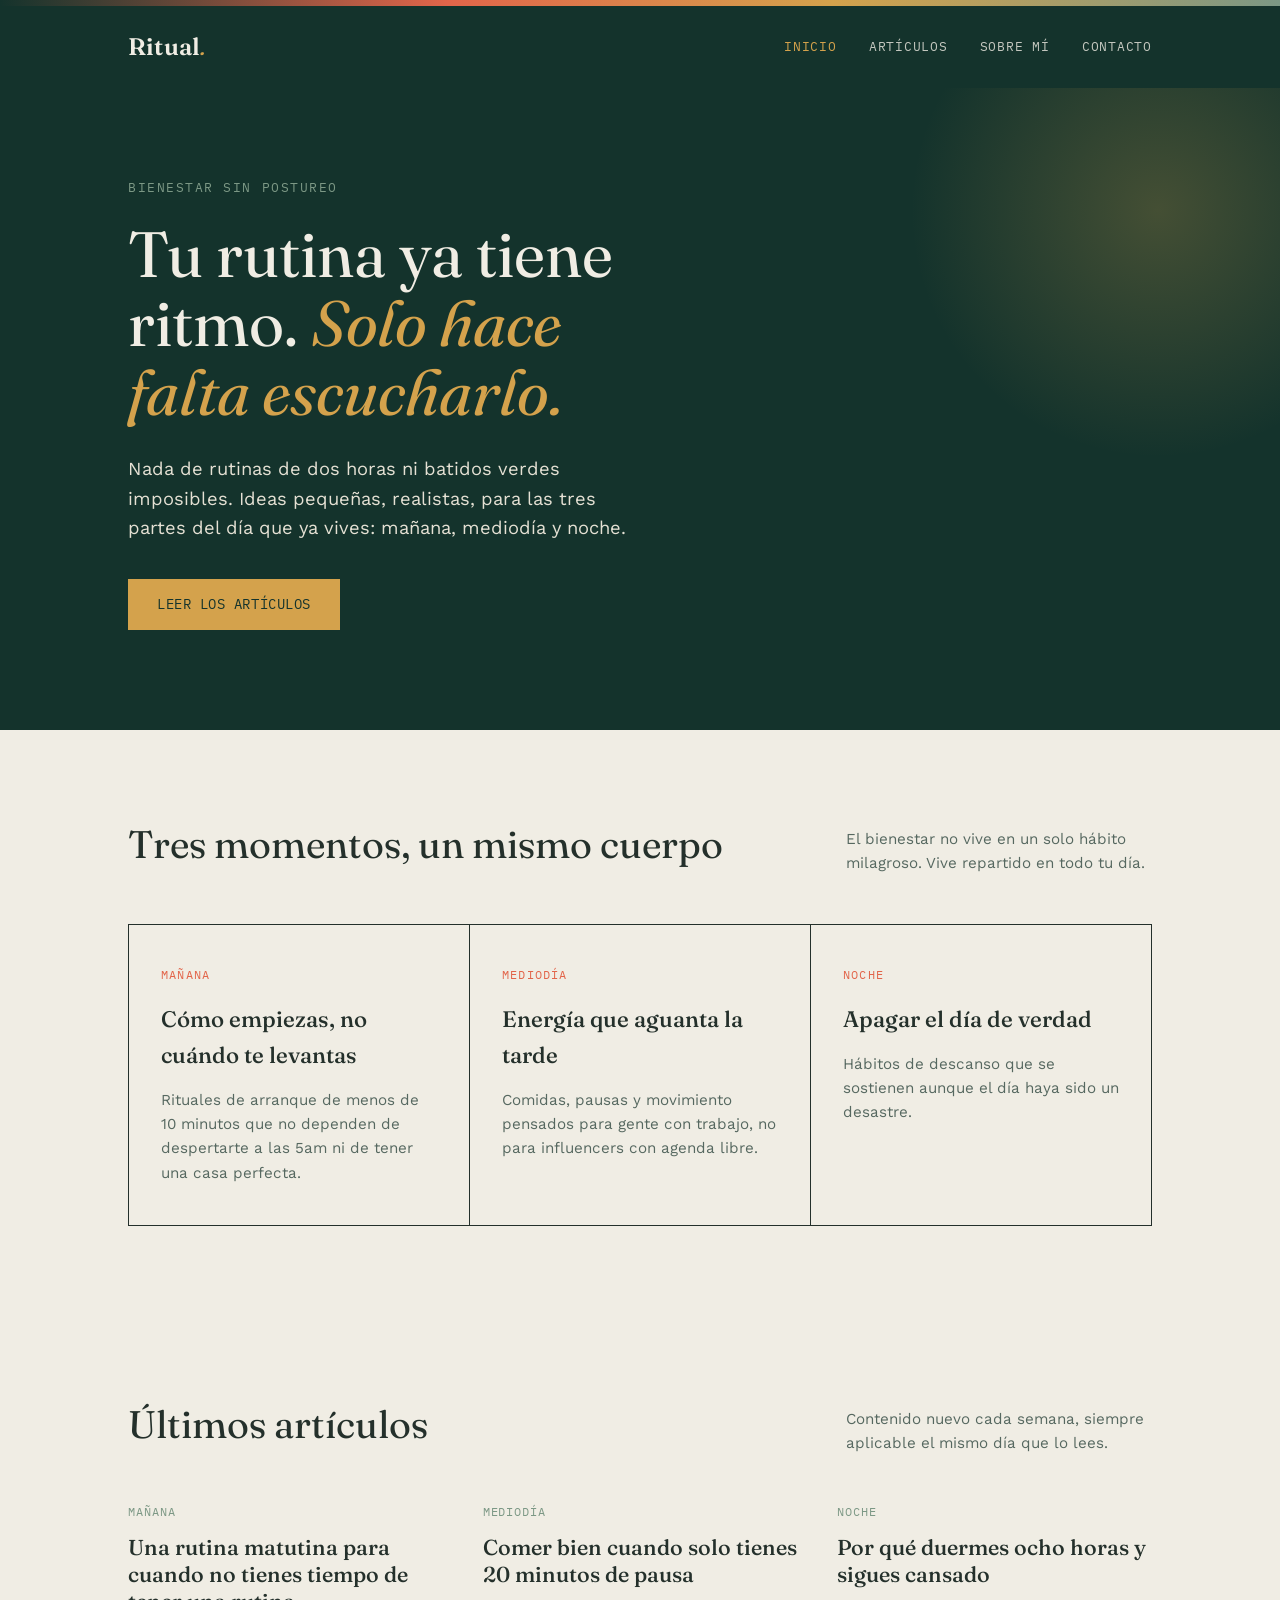
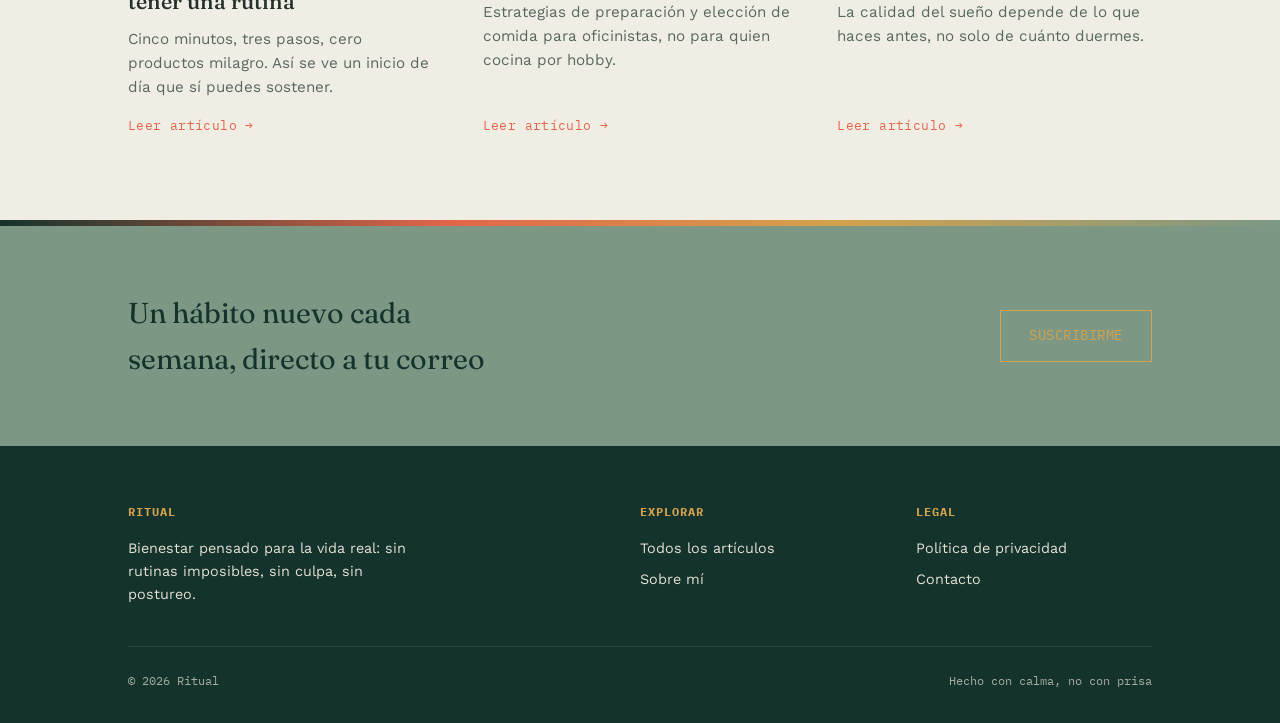
<file: index.html>
<!DOCTYPE html>
<html lang="es">
<head>
<meta charset="UTF-8">
<meta name="viewport" content="width=device-width, initial-scale=1.0">
<title>Ritual — Bienestar en la vida real</title>
<meta name="description" content="Rutinas, hábitos y bienestar pensados para tu día real, no para una vida perfecta que no existe.">
<link rel="stylesheet" href="styles.css">
</head><script async src="https://pagead2.googlesyndication.com/pagead/js/adsbygoogle.js?client=ca-pub-2511473340367232"
     crossorigin="anonymous"></script>

<body>

<div class="horizonte"></div>
<header class="site">
  <div class="wrap">
    <a href="index.html" class="logo">Ritual<span>.</span></a>
    <nav class="main">
      <a href="index.html" class="active">Inicio</a>
      <a href="blog.html">Artículos</a>
      <a href="sobre-mi.html">Sobre mí</a>
      <a href="contacto.html">Contacto</a>
    </nav>
  </div>
</header>

<section class="hero">
  <div class="wrap">
    <span class="eyebrow">Bienestar sin postureo</span>
    <h1>Tu rutina ya tiene ritmo. <em>Solo hace falta escucharlo.</em></h1>
    <p class="lede">Nada de rutinas de dos horas ni batidos verdes imposibles. Ideas pequeñas, realistas, para las tres partes del día que ya vives: mañana, mediodía y noche.</p>
    <a href="blog.html" class="btn solid">Leer los artículos</a>
  </div>
</section>

<section class="pilares-section">
  <div class="wrap">
    <div class="section-head">
      <h2>Tres momentos, un mismo cuerpo</h2>
      <p>El bienestar no vive en un solo hábito milagroso. Vive repartido en todo tu día.</p>
    </div>
    <div class="pilares">
      <div class="pilar">
        <span class="momento">Mañana</span>
        <h3>Cómo empiezas, no cuándo te levantas</h3>
        <p>Rituales de arranque de menos de 10 minutos que no dependen de despertarte a las 5am ni de tener una casa perfecta.</p>
      </div>
      <div class="pilar">
        <span class="momento">Mediodía</span>
        <h3>Energía que aguanta la tarde</h3>
        <p>Comidas, pausas y movimiento pensados para gente con trabajo, no para influencers con agenda libre.</p>
      </div>
      <div class="pilar">
        <span class="momento">Noche</span>
        <h3>Apagar el día de verdad</h3>
        <p>Hábitos de descanso que se sostienen aunque el día haya sido un desastre.</p>
      </div>
    </div>
  </div>
</section>

<section class="destacados">
  <div class="wrap">
    <div class="section-head">
      <h2>Últimos artículos</h2>
      <p>Contenido nuevo cada semana, siempre aplicable el mismo día que lo lees.</p>
    </div>
    <div class="articulos-grid">
      <a href="articulos/rutina-manana-sin-tiempo.html" class="tarjeta-articulo">
        <span class="categoria">Mañana</span>
        <h3>Una rutina matutina para cuando no tienes tiempo de tener una rutina</h3>
        <p>Cinco minutos, tres pasos, cero productos milagro. Así se ve un inicio de día que sí puedes sostener.</p>
        <span class="leer">Leer artículo</span>
      </a>
      <a href="articulos/comer-bien-poco-tiempo.html" class="tarjeta-articulo">
        <span class="categoria">Mediodía</span>
        <h3>Comer bien cuando solo tienes 20 minutos de pausa</h3>
        <p>Estrategias de preparación y elección de comida para oficinistas, no para quien cocina por hobby.</p>
        <span class="leer">Leer artículo</span>
      </a>
      <a href="articulos/dormir-mejor-habitos.html" class="tarjeta-articulo">
        <span class="categoria">Noche</span>
        <h3>Por qué duermes ocho horas y sigues cansado</h3>
        <p>La calidad del sueño depende de lo que haces antes, no solo de cuánto duermes.</p>
        <span class="leer">Leer artículo</span>
      </a>
    </div>
  </div>
</section>

<div class="horizonte"></div>

<section class="banda-cta">
  <div class="wrap">
    <h2>Un hábito nuevo cada semana, directo a tu correo</h2>
    <a href="contacto.html" class="btn">Suscribirme</a>
  </div>
</section>

<footer class="site">
  <div class="wrap">
    <div class="foot-grid">
      <div>
        <h4>Ritual</h4>
        <p style="max-width: 32ch; font-size: 0.9rem;">Bienestar pensado para la vida real: sin rutinas imposibles, sin culpa, sin postureo.</p>
      </div>
      <div>
        <h4>Explorar</h4>
        <ul>
          <li><a href="blog.html">Todos los artículos</a></li>
          <li><a href="sobre-mi.html">Sobre mí</a></li>
        </ul>
      </div>
      <div>
        <h4>Legal</h4>
        <ul>
          <li><a href="privacidad.html">Política de privacidad</a></li>
          <li><a href="contacto.html">Contacto</a></li>
        </ul>
      </div>
    </div>
    <div class="foot-bottom">
      <span>© 2026 Ritual</span>
      <span>Hecho con calma, no con prisa</span>
    </div>
  </div>
</footer>

</body>
</html>
</file>
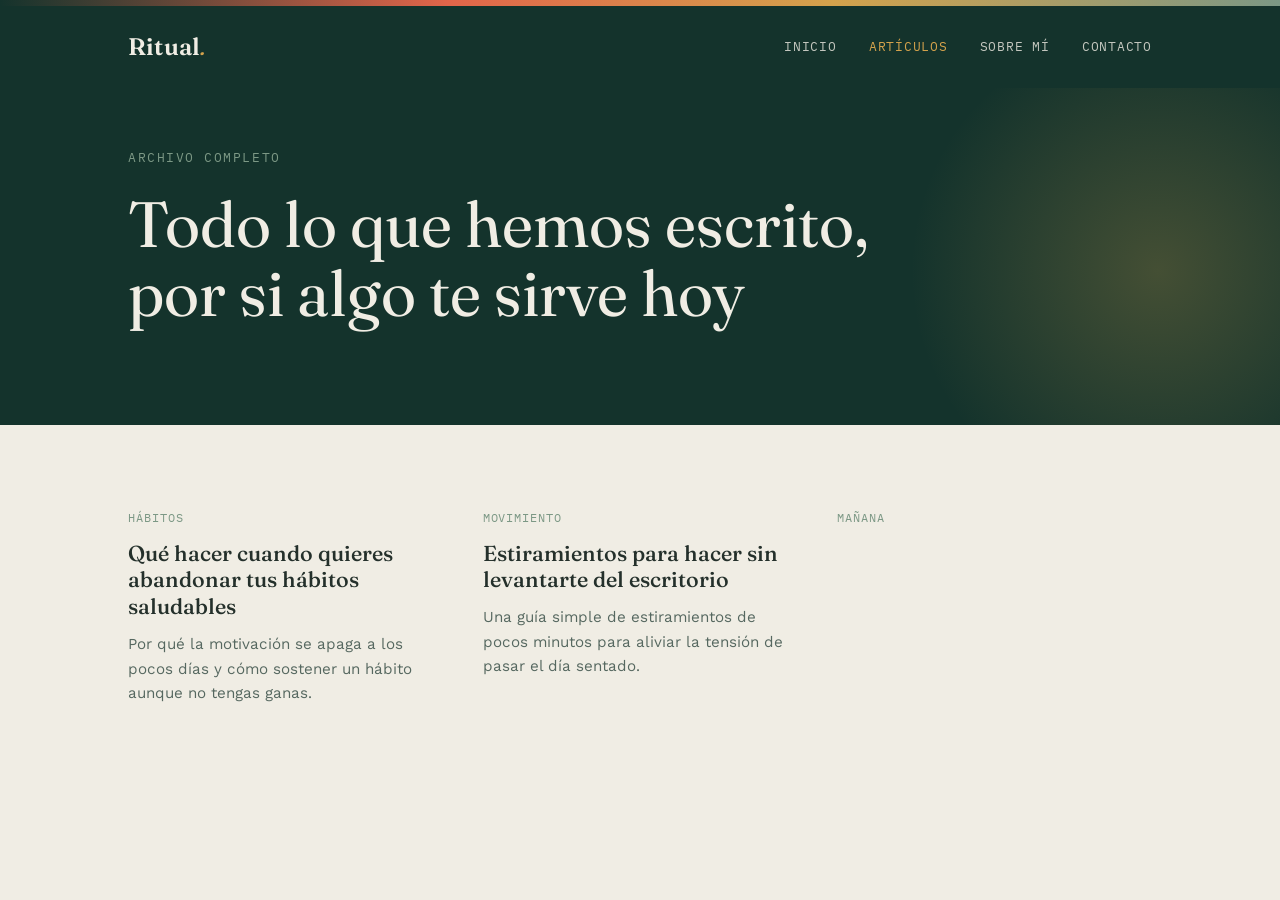
<file: blog.html>
<!DOCTYPE html>
<html lang="es">
<head>
<meta charset="UTF-8">
<meta name="viewport" content="width=device-width, initial-scale=1.0">
<title>Artículos — Ritual</title>
<meta name="description" content="Todos los artículos sobre bienestar, hábitos y rutina diaria.">
<link rel="stylesheet" href="styles.css">
</head>
<body>

<div class="horizonte"></div>
<header class="site">
  <div class="wrap">
    <a href="index.html" class="logo">Ritual<span>.</span></a>
    <nav class="main">
      <a href="index.html">Inicio</a>
      <a href="blog.html" class="active">Artículos</a>
      <a href="sobre-mi.html">Sobre mí</a>
      <a href="contacto.html">Contacto</a>
    </nav>
  </div>
</header>

<section class="hero" style="padding: 60px 0 70px;">
  <div class="wrap">
    <span class="eyebrow">Archivo completo</span>
    <h1 style="max-width: 20ch;">Todo lo que hemos escrito, por si algo te sirve hoy</h1>
  </div>
</section>

<section class="destacados">
  <div class="wrap">
    <div class="articulos-grid">
      <a href="articulos/motivacion-habitos-saludables.html" class="tarjeta-articulo">
  <span class="categoria">Hábitos</span>
  <h3>Qué hacer cuando quieres abandonar tus hábitos saludables</h3>
  <p>Por qué la motivación se apaga a los pocos días y cómo sostener un hábito aunque no tengas ganas.</p>
</a>

<a href="articulos/estiramientos-en-el-trabajo.html" class="tarjeta-articulo">
  <span class="categoria">Movimiento</span>
  <h3>Estiramientos para hacer sin levantarte del escritorio</h3>
  <p>Una guía simple de estiramientos de pocos minutos para aliviar la tensión de pasar el día sentado.</p>
</a>

<a href="articulos/rutina-manana-sin-tiempo.html" class="tarjeta-articulo">
        <span class="categoria">Mañana</span>
</file>
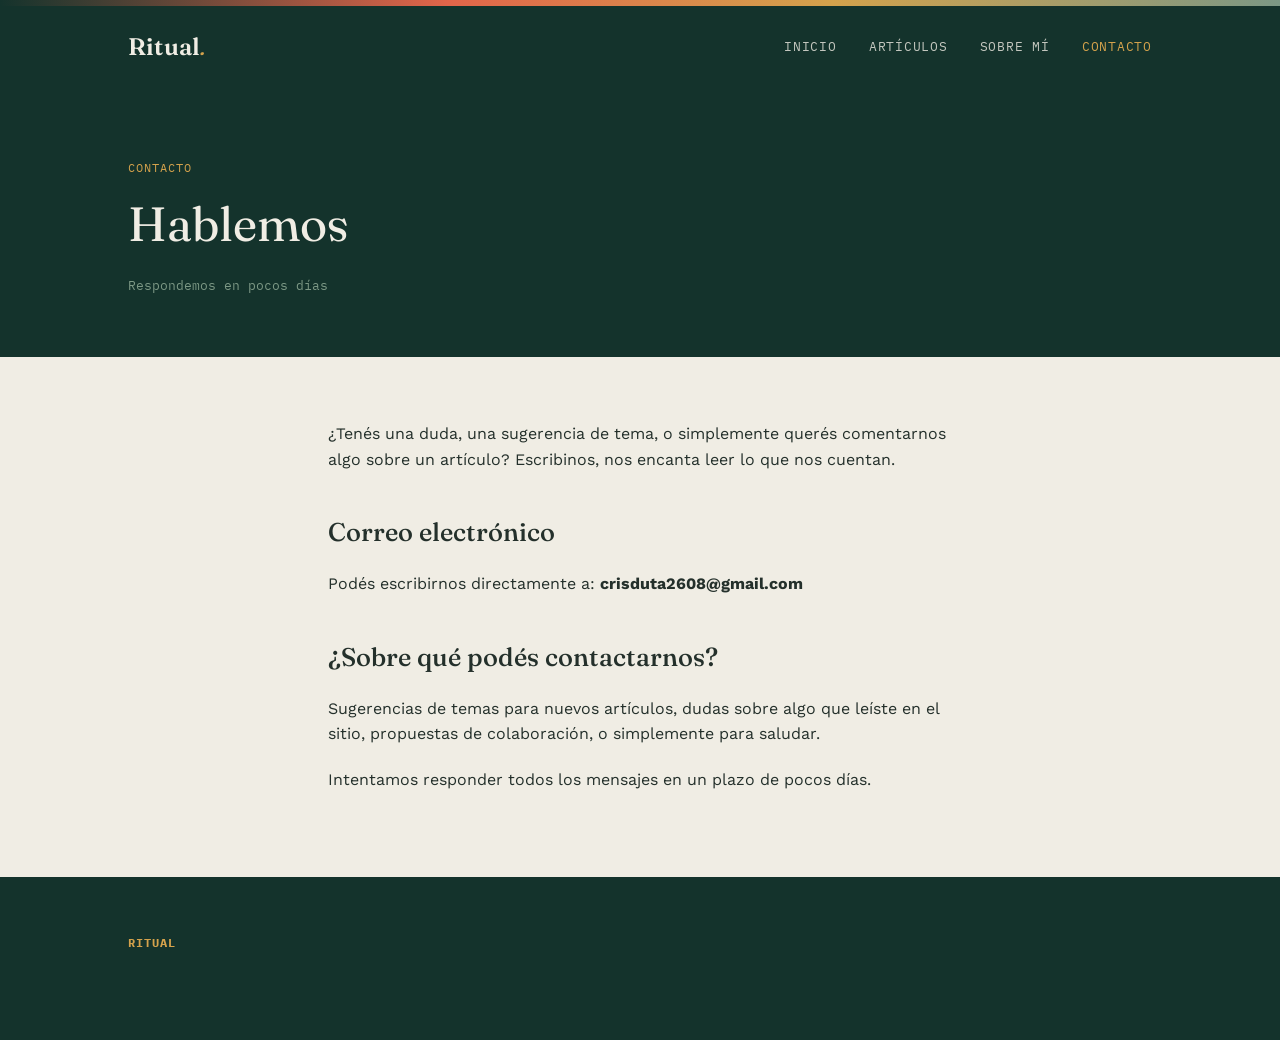
<file: contacto.html>
<!DOCTYPE html>
<html lang="es">
<head>
<meta charset="UTF-8">
<meta name="viewport" content="width=device-width, initial-scale=1.0">
<title>Contacto — Ritual</title>
<meta name="description" content="Ponte en contacto con Ritual para dudas, sugerencias o colaboraciones.">
<link rel="stylesheet" href="styles.css">
</head>
<body>

<div class="horizonte"></div>
<header class="site">
  <div class="wrap">
    <a href="index.html" class="logo">Ritual<span>.</span></a>
    <nav class="main">
      <a href="index.html">Inicio</a>
      <a href="blog.html">Artículos</a>
      <a href="sobre-mi.html">Sobre mí</a>
      <a href="contacto.html" class="active">Contacto</a>
    </nav>
  </div>
</header>

<div class="articulo-header">
  <div class="wrap">
    <span class="categoria">Contacto</span>
    <h1>Hablemos</h1>
    <span class="meta-articulo">Respondemos en pocos días</span>
  </div>
</div>

<article class="contenido-articulo">
  <p>¿Tenés una duda, una sugerencia de tema, o simplemente querés comentarnos algo sobre un artículo? Escribinos, nos encanta leer lo que nos cuentan.</p>

  <h2>Correo electrónico</h2>
  <p>Podés escribirnos directamente a: <strong>crisduta2608@gmail.com</strong></p>

  <h2>¿Sobre qué podés contactarnos?</h2>
  <p>Sugerencias de temas para nuevos artículos, dudas sobre algo que leíste en el sitio, propuestas de colaboración, o simplemente para saludar.</p>

  <p>Intentamos responder todos los mensajes en un plazo de pocos días.</p>
</article>

<footer class="site">
  <div class="wrap">
    <div class="foot-grid">
      <div>
        <h4>Ritual</h4>
      </div>
    </div>
  </div>
</footer>

</body>
</html>
</file>
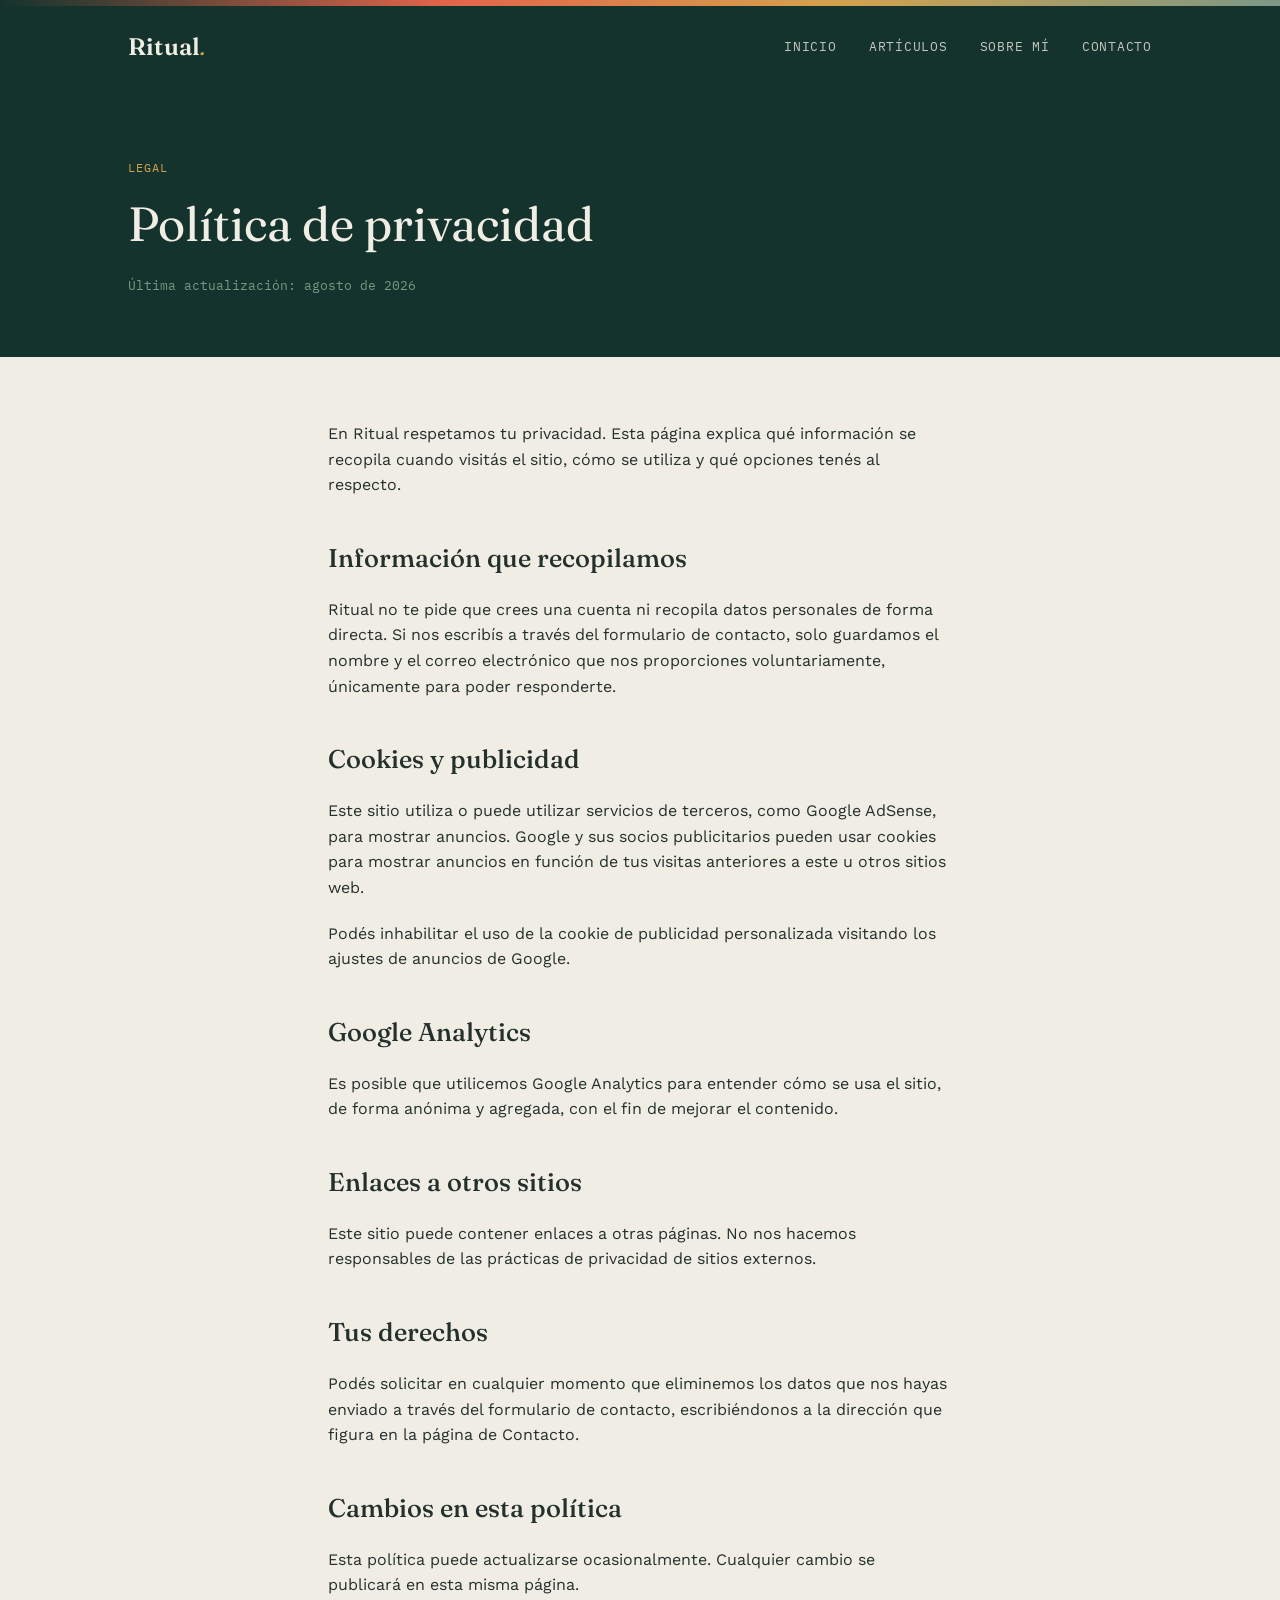
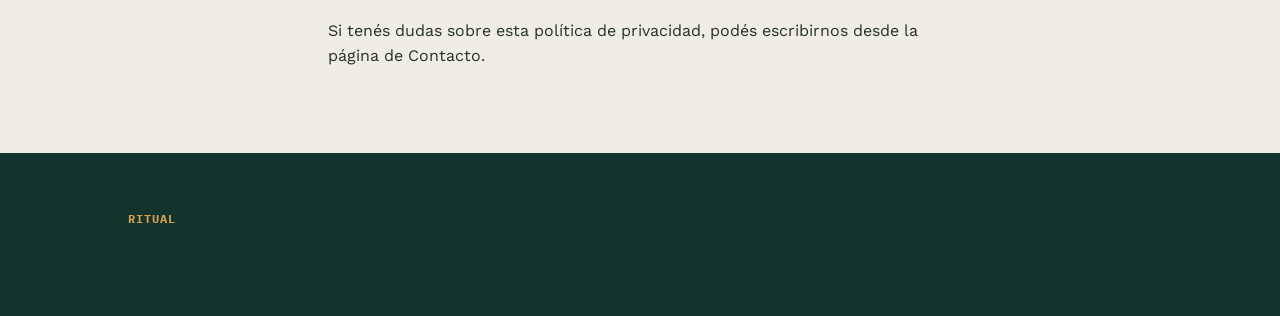
<file: privacidad.html>
<!DOCTYPE html>
<html lang="es">
<head>
<meta charset="UTF-8">
<meta name="viewport" content="width=device-width, initial-scale=1.0">
<title>Política de privacidad — Ritual</title>
<meta name="description" content="Política de privacidad de Ritual: qué datos recopilamos, cómo se usan las cookies y cómo contactarnos.">
<link rel="stylesheet" href="styles.css">
</head>
<body>

<div class="horizonte"></div>
<header class="site">
  <div class="wrap">
    <a href="index.html" class="logo">Ritual<span>.</span></a>
    <nav class="main">
      <a href="index.html">Inicio</a>
      <a href="blog.html">Artículos</a>
      <a href="sobre-mi.html">Sobre mí</a>
      <a href="contacto.html">Contacto</a>
    </nav>
  </div>
</header>

<div class="articulo-header">
  <div class="wrap">
    <span class="categoria">Legal</span>
    <h1>Política de privacidad</h1>
    <span class="meta-articulo">Última actualización: agosto de 2026</span>
  </div>
</div>

<article class="contenido-articulo">
  <p>En Ritual respetamos tu privacidad. Esta página explica qué información se recopila cuando visitás el sitio, cómo se utiliza y qué opciones tenés al respecto.</p>

  <h2>Información que recopilamos</h2>
  <p>Ritual no te pide que crees una cuenta ni recopila datos personales de forma directa. Si nos escribís a través del formulario de contacto, solo guardamos el nombre y el correo electrónico que nos proporciones voluntariamente, únicamente para poder responderte.</p>

  <h2>Cookies y publicidad</h2>
  <p>Este sitio utiliza o puede utilizar servicios de terceros, como Google AdSense, para mostrar anuncios. Google y sus socios publicitarios pueden usar cookies para mostrar anuncios en función de tus visitas anteriores a este u otros sitios web.</p>
  <p>Podés inhabilitar el uso de la cookie de publicidad personalizada visitando los <a href="https://adssettings.google.com" target="_blank" rel="noopener">ajustes de anuncios de Google</a>.</p>

  <h2>Google Analytics</h2>
  <p>Es posible que utilicemos Google Analytics para entender cómo se usa el sitio, de forma anónima y agregada, con el fin de mejorar el contenido.</p>

  <h2>Enlaces a otros sitios</h2>
  <p>Este sitio puede contener enlaces a otras páginas. No nos hacemos responsables de las prácticas de privacidad de sitios externos.</p>

  <h2>Tus derechos</h2>
  <p>Podés solicitar en cualquier momento que eliminemos los datos que nos hayas enviado a través del formulario de contacto, escribiéndonos a la dirección que figura en la página de <a href="contacto.html">Contacto</a>.</p>

  <h2>Cambios en esta política</h2>
  <p>Esta política puede actualizarse ocasionalmente. Cualquier cambio se publicará en esta misma página.</p>

  <p>Si tenés dudas sobre esta política de privacidad, podés escribirnos desde la página de <a href="contacto.html">Contacto</a>.</p>
</article>

<footer class="site">
  <div class="wrap">
    <div class="foot-grid">
      <div>
        <h4>Ritual</h4>
      </div>
    </div>
  </div>
</footer>

</body>
</html>
</file>
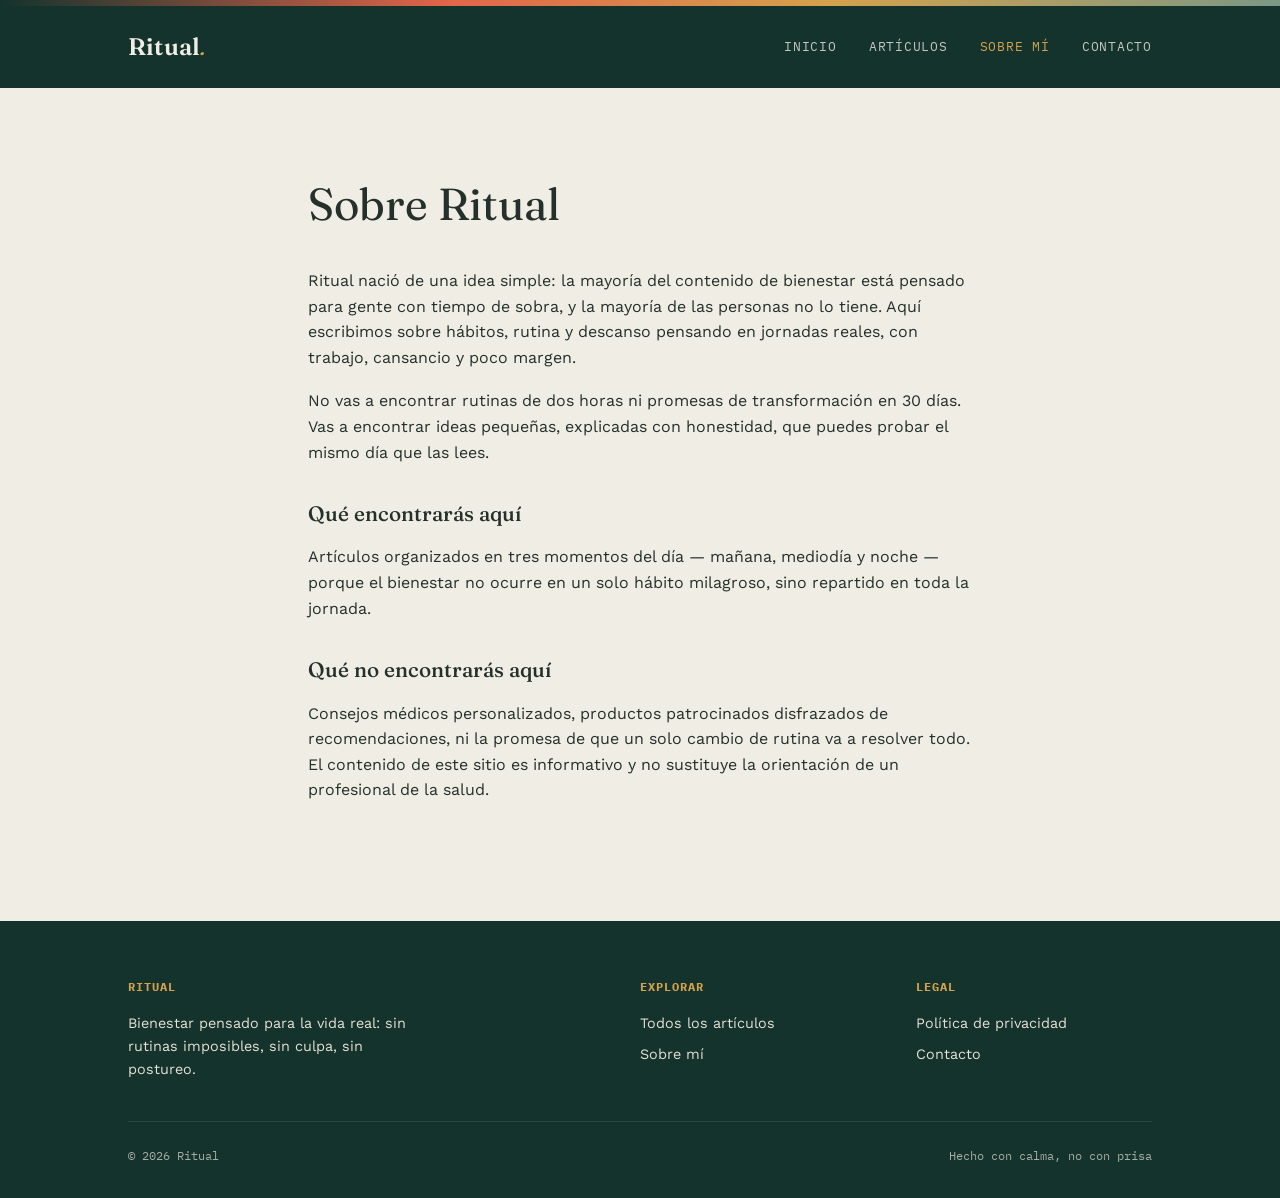
<file: sobre-mi.html>
<!DOCTYPE html>
<html lang="es">
<head>
<meta charset="UTF-8">
<meta name="viewport" content="width=device-width, initial-scale=1.0">
<title>Sobre mí — Ritual</title>
<link rel="stylesheet" href="styles.css">
</head>
<body>

<div class="horizonte"></div>
<header class="site">
  <div class="wrap">
    <a href="index.html" class="logo">Ritual<span>.</span></a>
    <nav class="main">
      <a href="index.html">Inicio</a>
      <a href="blog.html">Artículos</a>
      <a href="sobre-mi.html" class="active">Sobre mí</a>
      <a href="contacto.html">Contacto</a>
    </nav>
  </div>
</header>

<div class="pagina-simple">
  <h1>Sobre Ritual</h1>
  <p>Ritual nació de una idea simple: la mayoría del contenido de bienestar está pensado para gente con tiempo de sobra, y la mayoría de las personas no lo tiene. Aquí escribimos sobre hábitos, rutina y descanso pensando en jornadas reales, con trabajo, cansancio y poco margen.</p>
  <p>No vas a encontrar rutinas de dos horas ni promesas de transformación en 30 días. Vas a encontrar ideas pequeñas, explicadas con honestidad, que puedes probar el mismo día que las lees.</p>

  <h2>Qué encontrarás aquí</h2>
  <p>Artículos organizados en tres momentos del día — mañana, mediodía y noche — porque el bienestar no ocurre en un solo hábito milagroso, sino repartido en toda la jornada.</p>

  <h2>Qué no encontrarás aquí</h2>
  <p>Consejos médicos personalizados, productos patrocinados disfrazados de recomendaciones, ni la promesa de que un solo cambio de rutina va a resolver todo. El contenido de este sitio es informativo y no sustituye la orientación de un profesional de la salud.</p>
</div>

<footer class="site">
  <div class="wrap">
    <div class="foot-grid">
      <div>
        <h4>Ritual</h4>
        <p style="max-width: 32ch; font-size: 0.9rem;">Bienestar pensado para la vida real: sin rutinas imposibles, sin culpa, sin postureo.</p>
      </div>
      <div>
        <h4>Explorar</h4>
        <ul>
          <li><a href="blog.html">Todos los artículos</a></li>
          <li><a href="sobre-mi.html">Sobre mí</a></li>
        </ul>
      </div>
      <div>
        <h4>Legal</h4>
        <ul>
          <li><a href="privacidad.html">Política de privacidad</a></li>
          <li><a href="contacto.html">Contacto</a></li>
        </ul>
      </div>
    </div>
    <div class="foot-bottom">
      <span>© 2026 Ritual</span>
      <span>Hecho con calma, no con prisa</span>
    </div>
  </div>
</footer>

</body>
</html>
</file>
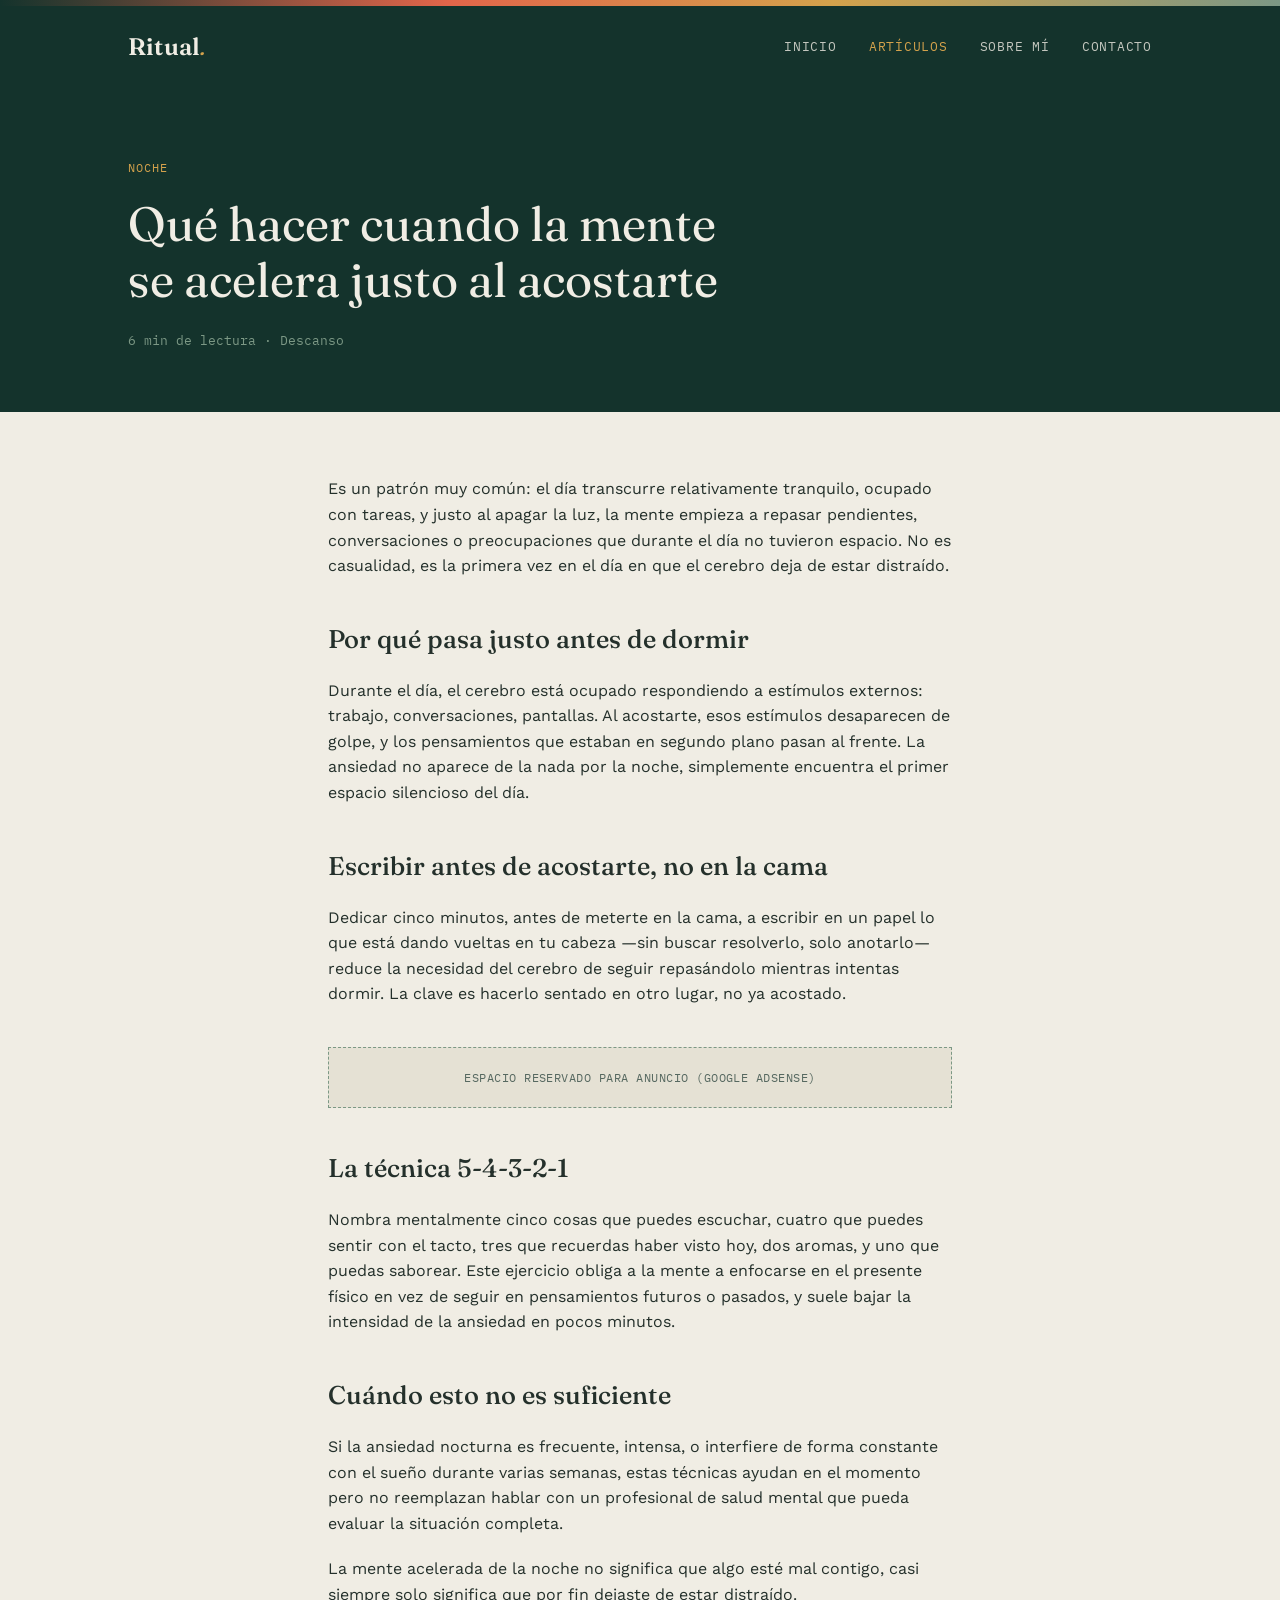
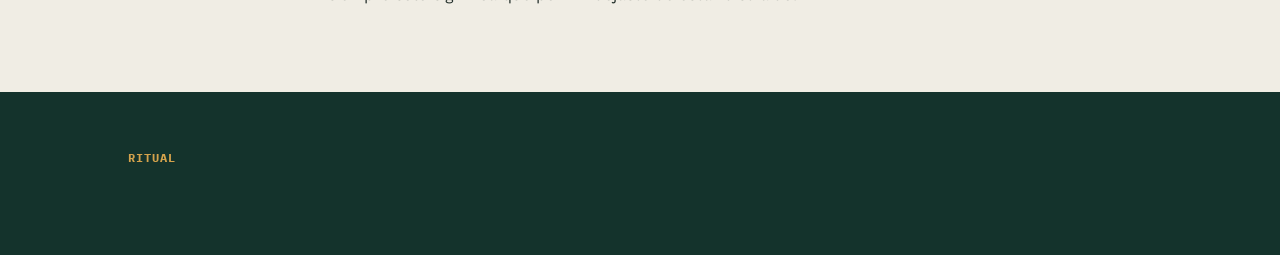
<file: articulos/ansiedad-nocturna.html>
<!DOCTYPE html>
<html lang="es">
<head>
<meta charset="UTF-8">
<meta name="viewport" content="width=device-width, initial-scale=1.0">
<title>Qué hacer cuando la mente se acelera justo al acostarte — Ritual</title>
<meta name="description" content="Por qué la ansiedad aparece más de noche y técnicas simples para calmarla antes de dormir.">
<link rel="stylesheet" href="../styles.css">
</head>
<body>

<div class="horizonte"></div>
<header class="site">
  <div class="wrap">
    <a href="../index.html" class="logo">Ritual<span>.</span></a>
    <nav class="main">
      <a href="../index.html">Inicio</a>
      <a href="../blog.html" class="active">Artículos</a>
      <a href="../sobre-mi.html">Sobre mí</a>
      <a href="../contacto.html">Contacto</a>
    </nav>
  </div>
</header>

<div class="articulo-header">
  <div class="wrap">
    <span class="categoria">Noche</span>
    <h1>Qué hacer cuando la mente se acelera justo al acostarte</h1>
    <span class="meta-articulo">6 min de lectura · Descanso</span>
  </div>
</div>

<article class="contenido-articulo">
  <p>Es un patrón muy común: el día transcurre relativamente tranquilo, ocupado con tareas, y justo al apagar la luz, la mente empieza a repasar pendientes, conversaciones o preocupaciones que durante el día no tuvieron espacio. No es casualidad, es la primera vez en el día en que el cerebro deja de estar distraído.</p>

  <h2>Por qué pasa justo antes de dormir</h2>
  <p>Durante el día, el cerebro está ocupado respondiendo a estímulos externos: trabajo, conversaciones, pantallas. Al acostarte, esos estímulos desaparecen de golpe, y los pensamientos que estaban en segundo plano pasan al frente. La ansiedad no aparece de la nada por la noche, simplemente encuentra el primer espacio silencioso del día.</p>

  <h2>Escribir antes de acostarte, no en la cama</h2>
  <p>Dedicar cinco minutos, antes de meterte en la cama, a escribir en un papel lo que está dando vueltas en tu cabeza —sin buscar resolverlo, solo anotarlo— reduce la necesidad del cerebro de seguir repasándolo mientras intentas dormir. La clave es hacerlo sentado en otro lugar, no ya acostado.</p>

  <div class="aviso-anuncio">Espacio reservado para anuncio (Google AdSense)</div>

  <h2>La técnica 5-4-3-2-1</h2>
  <p>Nombra mentalmente cinco cosas que puedes escuchar, cuatro que puedes sentir con el tacto, tres que recuerdas haber visto hoy, dos aromas, y uno que puedas saborear. Este ejercicio obliga a la mente a enfocarse en el presente físico en vez de seguir en pensamientos futuros o pasados, y suele bajar la intensidad de la ansiedad en pocos minutos.</p>

  <h2>Cuándo esto no es suficiente</h2>
  <p>Si la ansiedad nocturna es frecuente, intensa, o interfiere de forma constante con el sueño durante varias semanas, estas técnicas ayudan en el momento pero no reemplazan hablar con un profesional de salud mental que pueda evaluar la situación completa.</p>

  <p>La mente acelerada de la noche no significa que algo esté mal contigo, casi siempre solo significa que por fin dejaste de estar distraído.</p>
</article>

<footer class="site">
  <div class="wrap">
    <div class="foot-grid">
      <div>
        <h4>Ritual</h4>
</file>
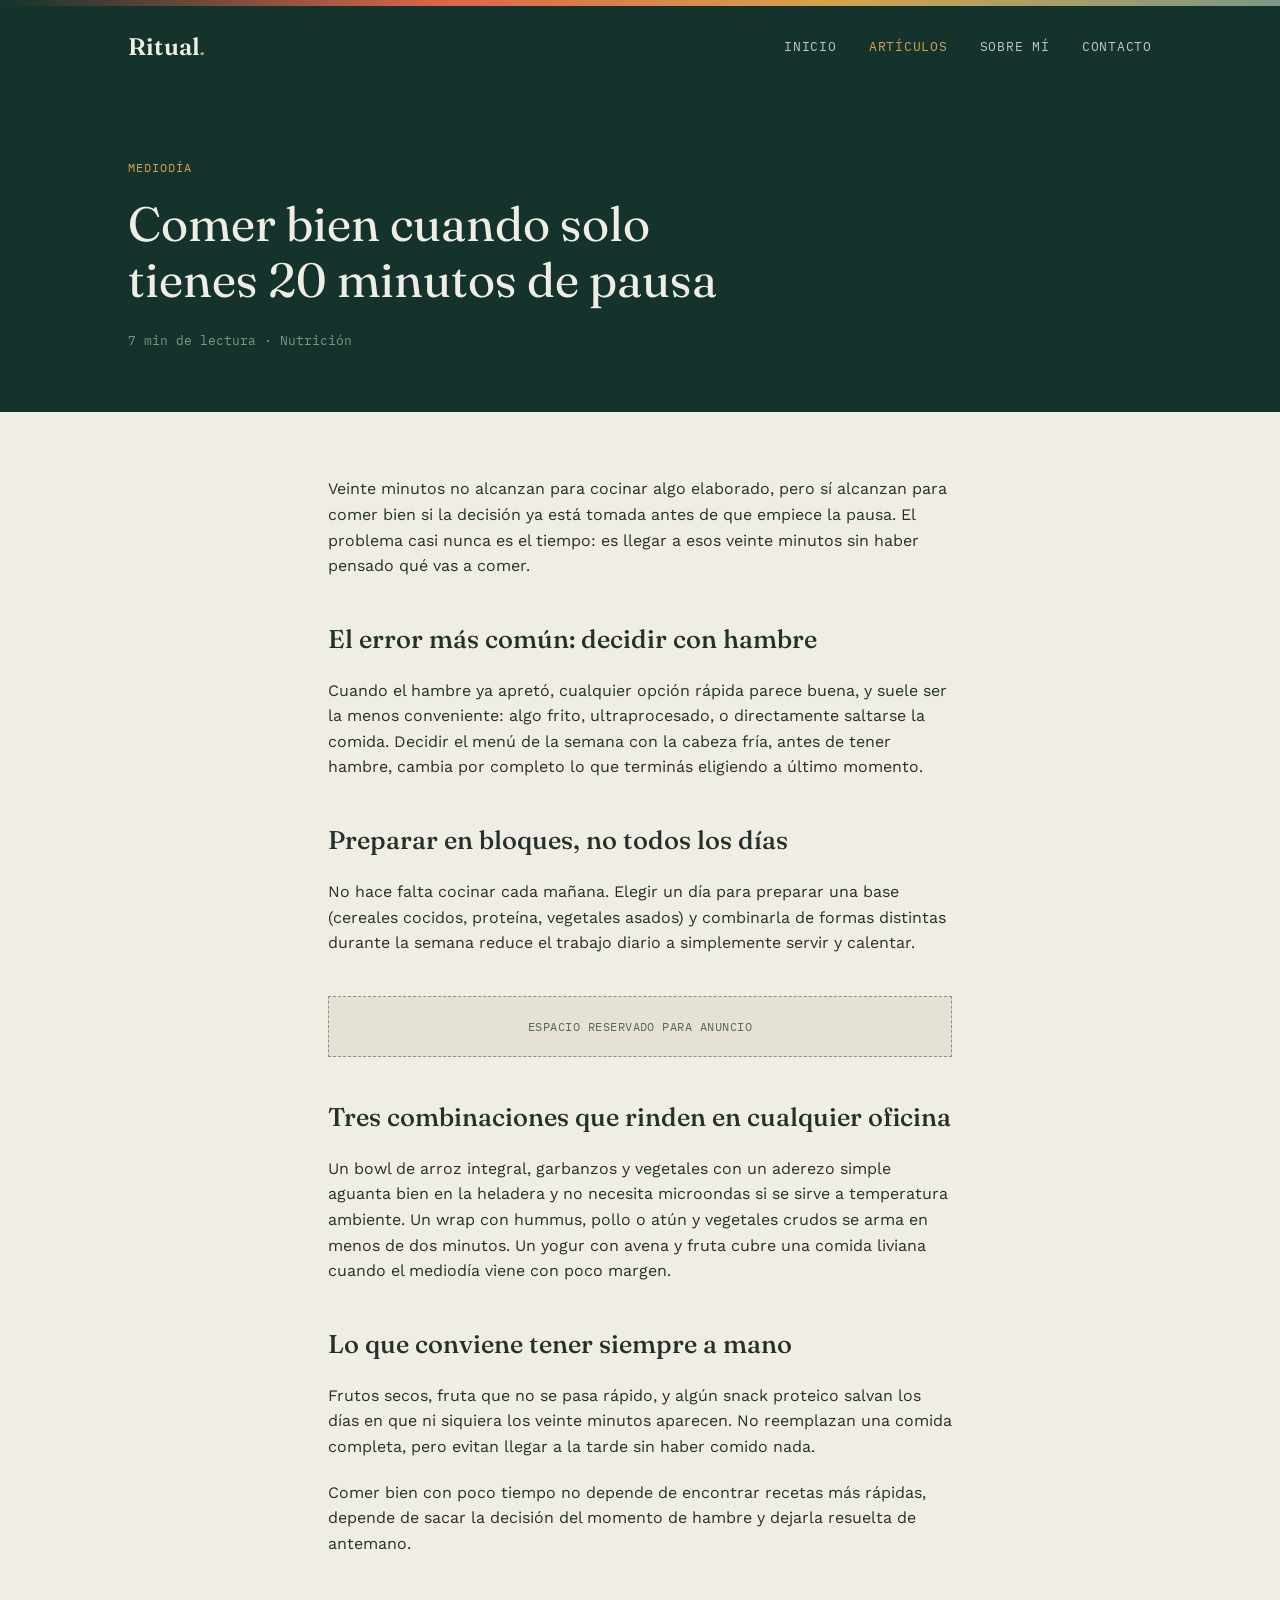
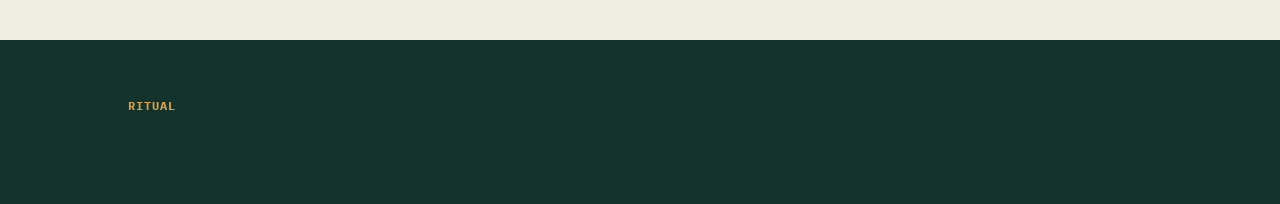
<file: articulos/comer-bien-poco-tiempo.html>
<!DOCTYPE html>
<html lang="es">
<head>
<meta charset="UTF-8">
<meta name="viewport" content="width=device-width, initial-scale=1.0">
<title>Comer bien cuando solo tienes 20 minutos de pausa — Ritual</title>
<meta name="description" content="Estrategias de preparación y elección de comida para gente con jornadas ocupadas.">
<link rel="stylesheet" href="../styles.css">
</head>
<body>

<div class="horizonte"></div>
<header class="site">
  <div class="wrap">
    <a href="../index.html" class="logo">Ritual<span>.</span></a>
    <nav class="main">
      <a href="../index.html">Inicio</a>
      <a href="../blog.html" class="active">Artículos</a>
      <a href="../sobre-mi.html">Sobre mí</a>
      <a href="../contacto.html">Contacto</a>
    </nav>
  </div>
</header>

<div class="articulo-header">
  <div class="wrap">
    <span class="categoria">Mediodía</span>
    <h1>Comer bien cuando solo tienes 20 minutos de pausa</h1>
    <span class="meta-articulo">7 min de lectura · Nutrición</span>
  </div>
</div>

<article class="contenido-articulo">
  <p>Veinte minutos no alcanzan para cocinar algo elaborado, pero sí alcanzan para comer bien si la decisión ya está tomada antes de que empiece la pausa. El problema casi nunca es el tiempo: es llegar a esos veinte minutos sin haber pensado qué vas a comer.</p>

  <h2>El error más común: decidir con hambre</h2>
  <p>Cuando el hambre ya apretó, cualquier opción rápida parece buena, y suele ser la menos conveniente: algo frito, ultraprocesado, o directamente saltarse la comida. Decidir el menú de la semana con la cabeza fría, antes de tener hambre, cambia por completo lo que terminás eligiendo a último momento.</p>

  <h2>Preparar en bloques, no todos los días</h2>
  <p>No hace falta cocinar cada mañana. Elegir un día para preparar una base (cereales cocidos, proteína, vegetales asados) y combinarla de formas distintas durante la semana reduce el trabajo diario a simplemente servir y calentar.</p>

  <div class="aviso-anuncio">Espacio reservado para anuncio</div>

  <h2>Tres combinaciones que rinden en cualquier oficina</h2>
  <p>Un bowl de arroz integral, garbanzos y vegetales con un aderezo simple aguanta bien en la heladera y no necesita microondas si se sirve a temperatura ambiente. Un wrap con hummus, pollo o atún y vegetales crudos se arma en menos de dos minutos. Un yogur con avena y fruta cubre una comida liviana cuando el mediodía viene con poco margen.</p>

  <h2>Lo que conviene tener siempre a mano</h2>
  <p>Frutos secos, fruta que no se pasa rápido, y algún snack proteico salvan los días en que ni siquiera los veinte minutos aparecen. No reemplazan una comida completa, pero evitan llegar a la tarde sin haber comido nada.</p>

  <p>Comer bien con poco tiempo no depende de encontrar recetas más rápidas, depende de sacar la decisión del momento de hambre y dejarla resuelta de antemano.</p>
</article>

<footer class="site">
  <div class="wrap">
    <div class="foot-grid">
      <div>
        <h4>Ritual</h4>
      </div>
    </div>
  </div>
</footer>

</body>
</html>
</file>
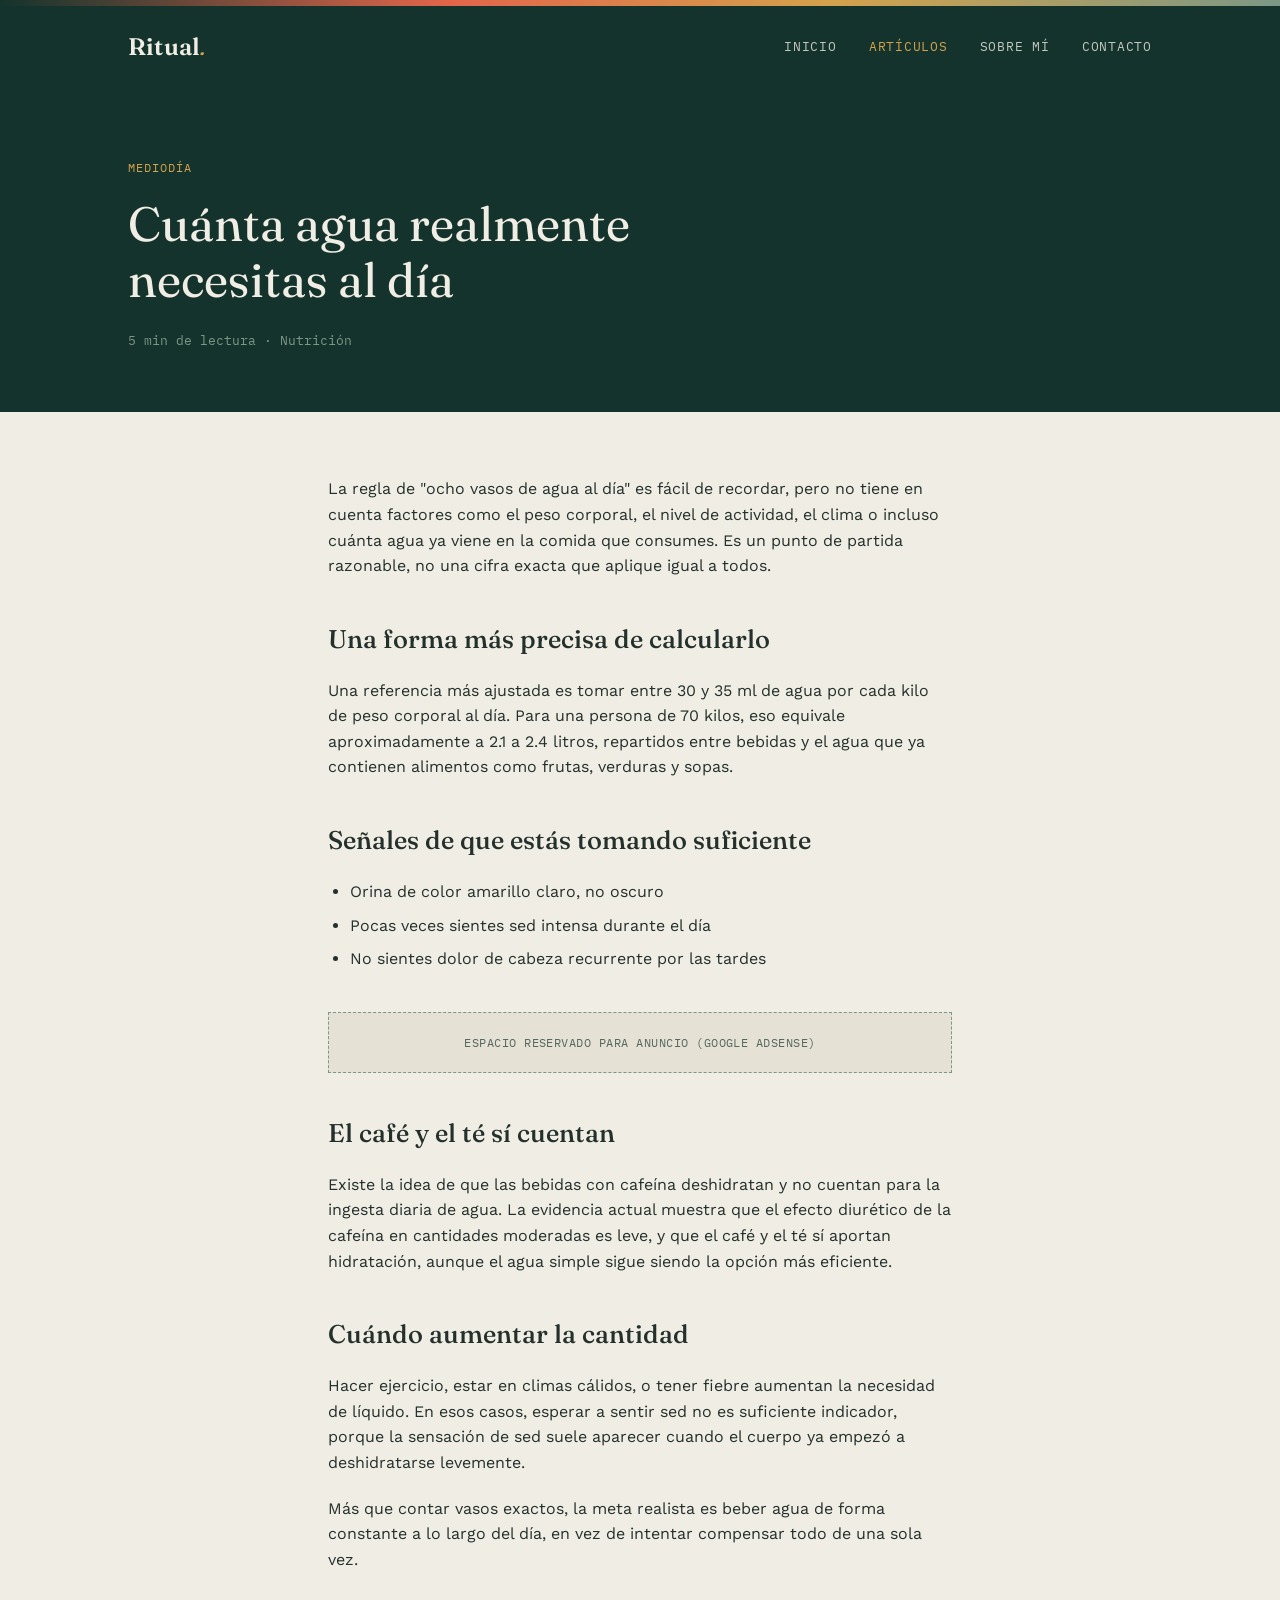
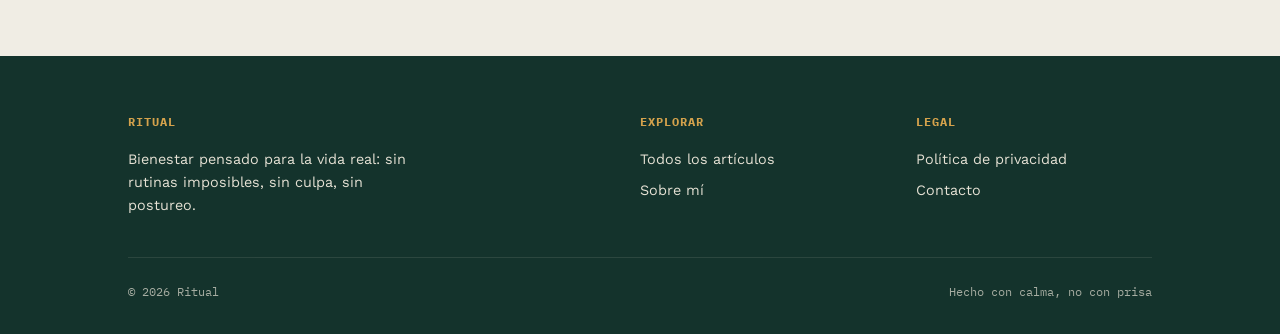
<file: articulos/cuanta-agua-tomar.html>
<!DOCTYPE html>
<html lang="es">
<head>
<meta charset="UTF-8">
<meta name="viewport" content="width=device-width, initial-scale=1.0">
<title>Cuánta agua realmente necesitas al día — Ritual</title>
<meta name="description" content="La regla de los ocho vasos no aplica igual a todos. Cómo saber qué cantidad de agua necesita tu cuerpo.">
<link rel="stylesheet" href="../styles.css">
</head>
<body>

<div class="horizonte"></div>
<header class="site">
  <div class="wrap">
    <a href="../index.html" class="logo">Ritual<span>.</span></a>
    <nav class="main">
      <a href="../index.html">Inicio</a>
      <a href="../blog.html" class="active">Artículos</a>
      <a href="../sobre-mi.html">Sobre mí</a>
      <a href="../contacto.html">Contacto</a>
    </nav>
  </div>
</header>

<div class="articulo-header">
  <div class="wrap">
    <span class="categoria">Mediodía</span>
    <h1>Cuánta agua realmente necesitas al día</h1>
    <span class="meta-articulo">5 min de lectura · Nutrición</span>
  </div>
</div>

<article class="contenido-articulo">
  <p>La regla de "ocho vasos de agua al día" es fácil de recordar, pero no tiene en cuenta factores como el peso corporal, el nivel de actividad, el clima o incluso cuánta agua ya viene en la comida que consumes. Es un punto de partida razonable, no una cifra exacta que aplique igual a todos.</p>

  <h2>Una forma más precisa de calcularlo</h2>
  <p>Una referencia más ajustada es tomar entre 30 y 35 ml de agua por cada kilo de peso corporal al día. Para una persona de 70 kilos, eso equivale aproximadamente a 2.1 a 2.4 litros, repartidos entre bebidas y el agua que ya contienen alimentos como frutas, verduras y sopas.</p>

  <h2>Señales de que estás tomando suficiente</h2>
  <ul>
    <li>Orina de color amarillo claro, no oscuro</li>
    <li>Pocas veces sientes sed intensa durante el día</li>
    <li>No sientes dolor de cabeza recurrente por las tardes</li>
  </ul>

  <div class="aviso-anuncio">Espacio reservado para anuncio (Google AdSense)</div>

  <h2>El café y el té sí cuentan</h2>
  <p>Existe la idea de que las bebidas con cafeína deshidratan y no cuentan para la ingesta diaria de agua. La evidencia actual muestra que el efecto diurético de la cafeína en cantidades moderadas es leve, y que el café y el té sí aportan hidratación, aunque el agua simple sigue siendo la opción más eficiente.</p>

  <h2>Cuándo aumentar la cantidad</h2>
  <p>Hacer ejercicio, estar en climas cálidos, o tener fiebre aumentan la necesidad de líquido. En esos casos, esperar a sentir sed no es suficiente indicador, porque la sensación de sed suele aparecer cuando el cuerpo ya empezó a deshidratarse levemente.</p>

  <p>Más que contar vasos exactos, la meta realista es beber agua de forma constante a lo largo del día, en vez de intentar compensar todo de una sola vez.</p>
</article>

<footer class="site">
  <div class="wrap">
    <div class="foot-grid">
      <div>
        <h4>Ritual</h4>
        <p style="max-width: 32ch; font-size: 0.9rem;">Bienestar pensado para la vida real: sin rutinas imposibles, sin culpa, sin postureo.</p>
      </div>
      <div>
        <h4>Explorar</h4>
        <ul>
          <li><a href="../blog.html">Todos los artículos</a></li>
          <li><a href="../sobre-mi.html">Sobre mí</a></li>
        </ul>
      </div>
      <div>
        <h4>Legal</h4>
        <ul>
          <li><a href="../privacidad.html">Política de privacidad</a></li>
          <li><a href="../contacto.html">Contacto</a></li>
        </ul>
      </div>
    </div>
    <div class="foot-bottom">
      <span>© 2026 Ritual</span>
      <span>Hecho con calma, no con prisa</span>
    </div>
  </div>
</footer>

</body>
</html>
</file>
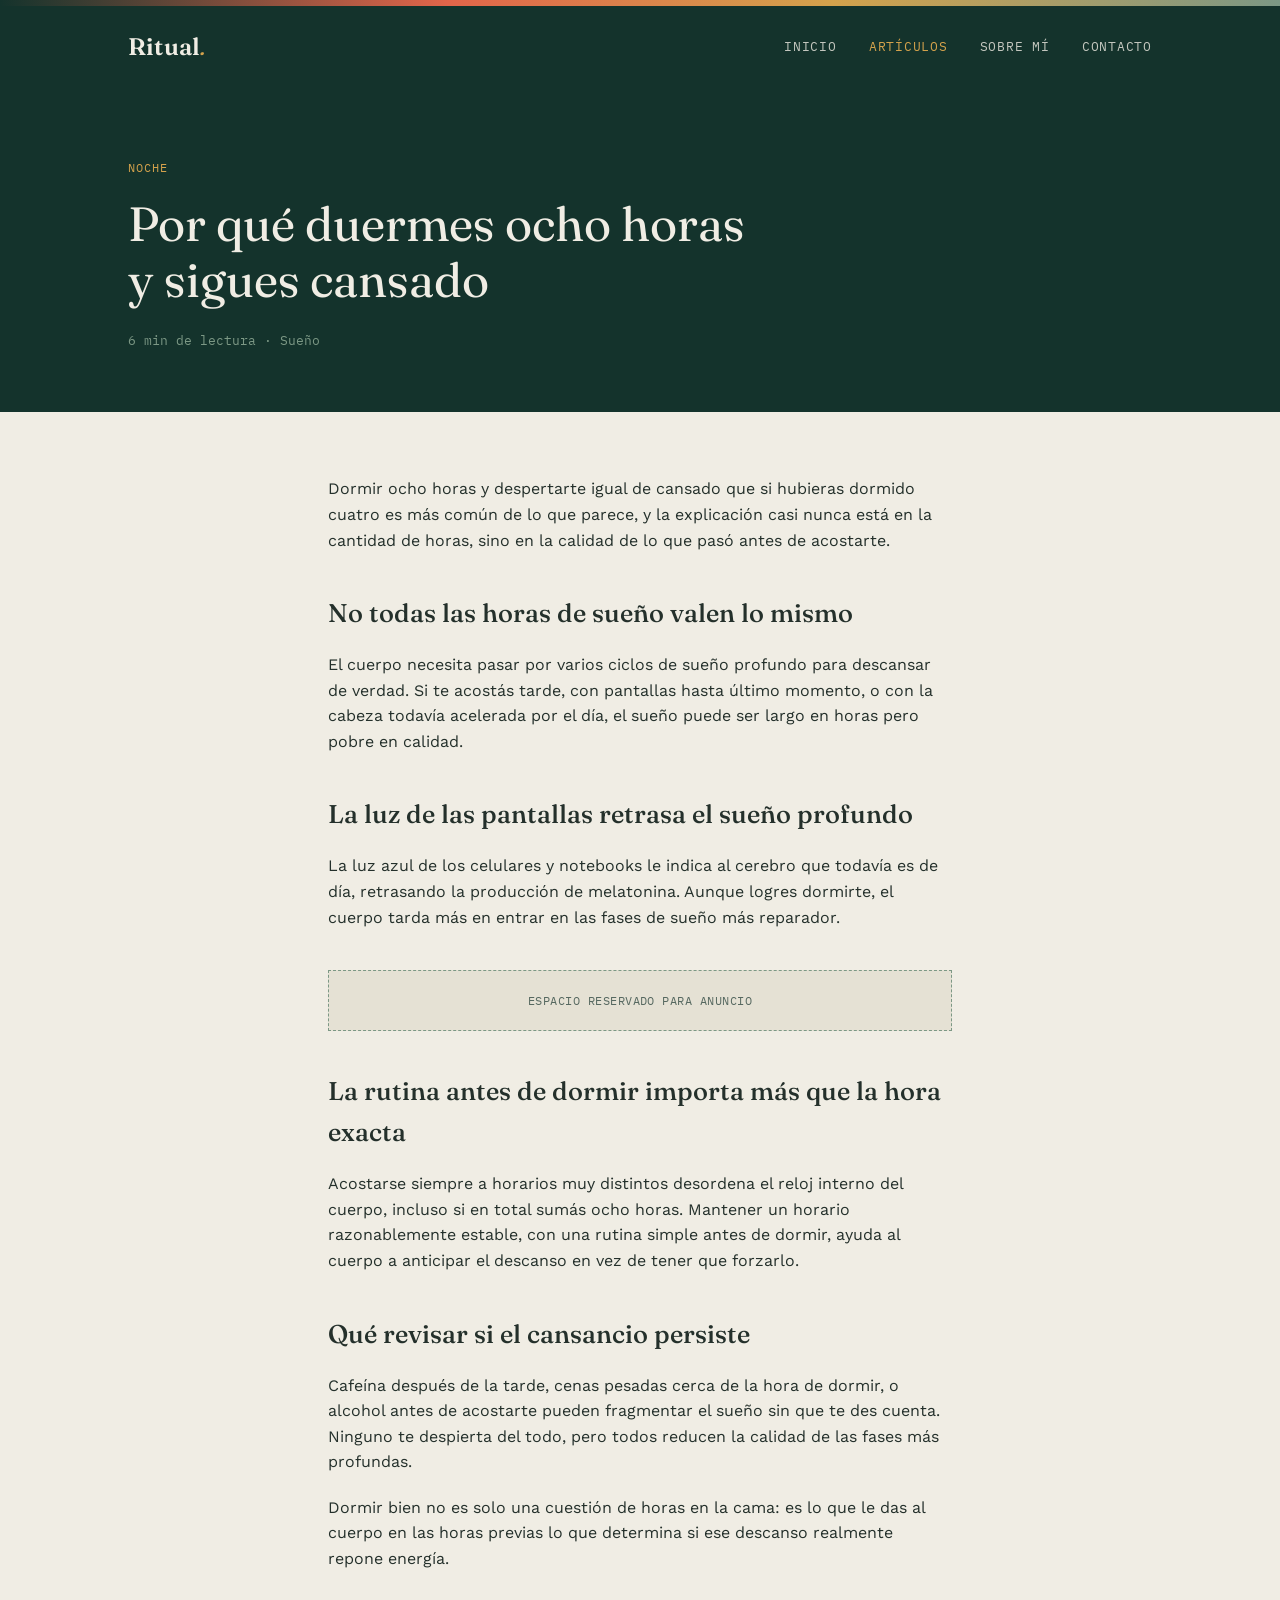
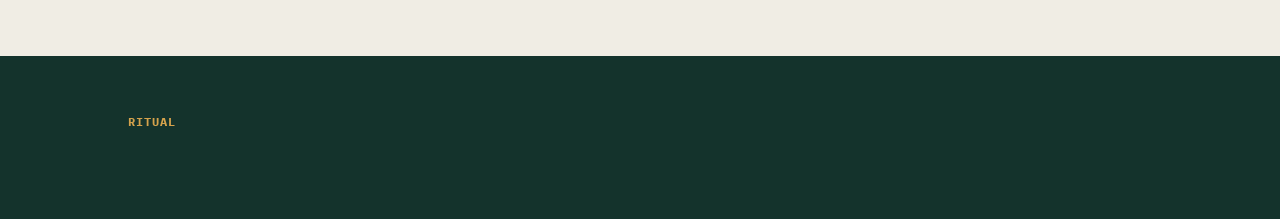
<file: articulos/dormir-mejor-habitos.html>
<!DOCTYPE html>
<html lang="es">
<head>
<meta charset="UTF-8">
<meta name="viewport" content="width=device-width, initial-scale=1.0">
<title>Por qué duermes ocho horas y sigues cansado — Ritual</title>
<meta name="description" content="La calidad del sueño depende de lo que haces antes de dormir, no solo de cuánto duermes.">
<link rel="stylesheet" href="../styles.css">
</head>
<body>

<div class="horizonte"></div>
<header class="site">
  <div class="wrap">
    <a href="../index.html" class="logo">Ritual<span>.</span></a>
    <nav class="main">
      <a href="../index.html">Inicio</a>
      <a href="../blog.html" class="active">Artículos</a>
      <a href="../sobre-mi.html">Sobre mí</a>
      <a href="../contacto.html">Contacto</a>
    </nav>
  </div>
</header>

<div class="articulo-header">
  <div class="wrap">
    <span class="categoria">Noche</span>
    <h1>Por qué duermes ocho horas y sigues cansado</h1>
    <span class="meta-articulo">6 min de lectura · Sueño</span>
  </div>
</div>

<article class="contenido-articulo">
  <p>Dormir ocho horas y despertarte igual de cansado que si hubieras dormido cuatro es más común de lo que parece, y la explicación casi nunca está en la cantidad de horas, sino en la calidad de lo que pasó antes de acostarte.</p>

  <h2>No todas las horas de sueño valen lo mismo</h2>
  <p>El cuerpo necesita pasar por varios ciclos de sueño profundo para descansar de verdad. Si te acostás tarde, con pantallas hasta último momento, o con la cabeza todavía acelerada por el día, el sueño puede ser largo en horas pero pobre en calidad.</p>

  <h2>La luz de las pantallas retrasa el sueño profundo</h2>
  <p>La luz azul de los celulares y notebooks le indica al cerebro que todavía es de día, retrasando la producción de melatonina. Aunque logres dormirte, el cuerpo tarda más en entrar en las fases de sueño más reparador.</p>

  <div class="aviso-anuncio">Espacio reservado para anuncio</div>

  <h2>La rutina antes de dormir importa más que la hora exacta</h2>
  <p>Acostarse siempre a horarios muy distintos desordena el reloj interno del cuerpo, incluso si en total sumás ocho horas. Mantener un horario razonablemente estable, con una rutina simple antes de dormir, ayuda al cuerpo a anticipar el descanso en vez de tener que forzarlo.</p>

  <h2>Qué revisar si el cansancio persiste</h2>
  <p>Cafeína después de la tarde, cenas pesadas cerca de la hora de dormir, o alcohol antes de acostarte pueden fragmentar el sueño sin que te des cuenta. Ninguno te despierta del todo, pero todos reducen la calidad de las fases más profundas.</p>

  <p>Dormir bien no es solo una cuestión de horas en la cama: es lo que le das al cuerpo en las horas previas lo que determina si ese descanso realmente repone energía.</p>
</article>

<footer class="site">
  <div class="wrap">
    <div class="foot-grid">
      <div>
        <h4>Ritual</h4>
      </div>
    </div>
  </div>
</footer>

</body>
</html>
</file>
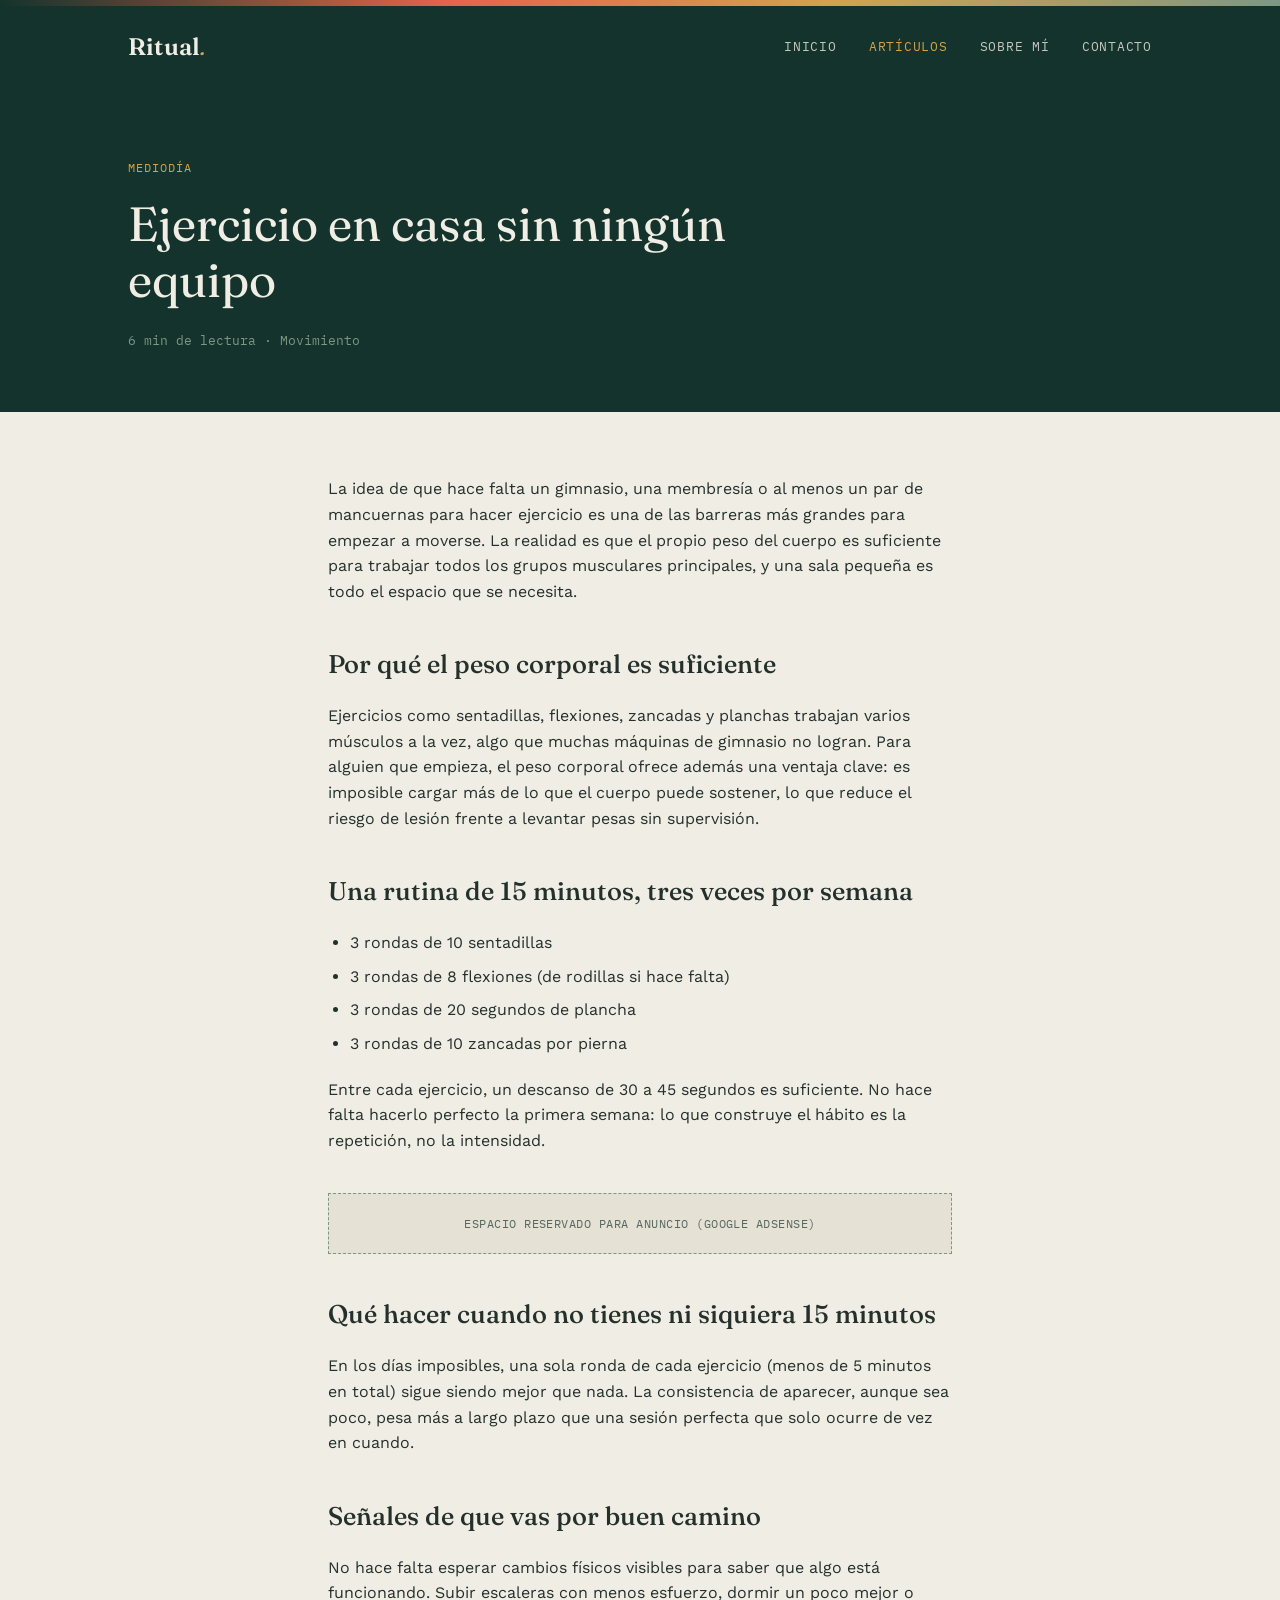
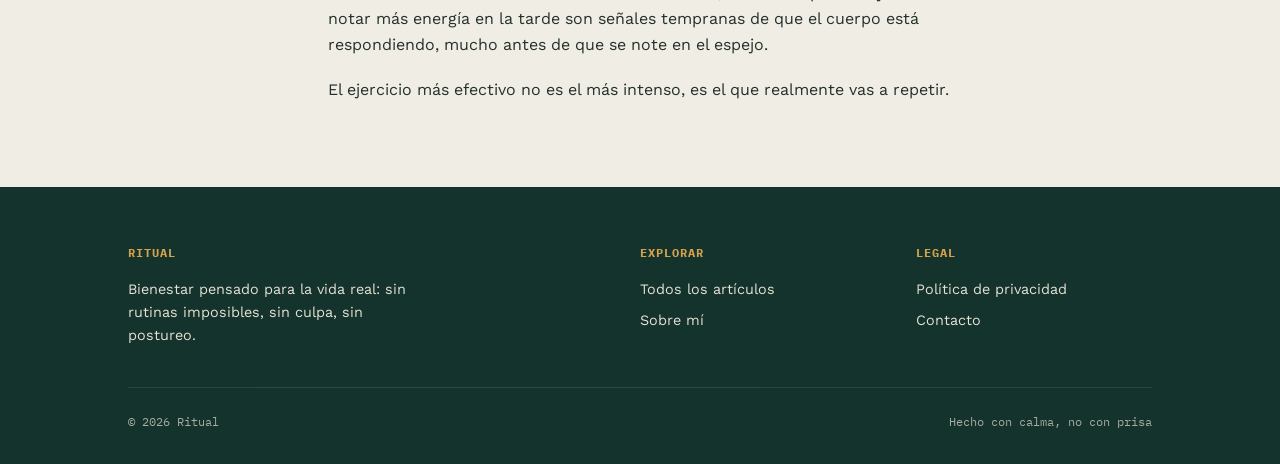
<file: articulos/ejercicios-en-casa-sin-equipo.html>
<!DOCTYPE html>
<html lang="es">
<head>
<meta charset="UTF-8">
<meta name="viewport" content="width=device-width, initial-scale=1.0">
<title>Ejercicio en casa sin ningún equipo — Ritual</title>
<meta name="description" content="Cómo moverte todos los días sin gimnasio, sin pesas y sin perder media hora.">
<link rel="stylesheet" href="../styles.css">
</head>
<body>

<div class="horizonte"></div>
<header class="site">
  <div class="wrap">
    <a href="../index.html" class="logo">Ritual<span>.</span></a>
    <nav class="main">
      <a href="../index.html">Inicio</a>
      <a href="../blog.html" class="active">Artículos</a>
      <a href="../sobre-mi.html">Sobre mí</a>
      <a href="../contacto.html">Contacto</a>
    </nav>
  </div>
</header>

<div class="articulo-header">
  <div class="wrap">
    <span class="categoria">Mediodía</span>
    <h1>Ejercicio en casa sin ningún equipo</h1>
    <span class="meta-articulo">6 min de lectura · Movimiento</span>
  </div>
</div>

<article class="contenido-articulo">
  <p>La idea de que hace falta un gimnasio, una membresía o al menos un par de mancuernas para hacer ejercicio es una de las barreras más grandes para empezar a moverse. La realidad es que el propio peso del cuerpo es suficiente para trabajar todos los grupos musculares principales, y una sala pequeña es todo el espacio que se necesita.</p>

  <h2>Por qué el peso corporal es suficiente</h2>
  <p>Ejercicios como sentadillas, flexiones, zancadas y planchas trabajan varios músculos a la vez, algo que muchas máquinas de gimnasio no logran. Para alguien que empieza, el peso corporal ofrece además una ventaja clave: es imposible cargar más de lo que el cuerpo puede sostener, lo que reduce el riesgo de lesión frente a levantar pesas sin supervisión.</p>

  <h2>Una rutina de 15 minutos, tres veces por semana</h2>
  <ul>
    <li>3 rondas de 10 sentadillas</li>
    <li>3 rondas de 8 flexiones (de rodillas si hace falta)</li>
    <li>3 rondas de 20 segundos de plancha</li>
    <li>3 rondas de 10 zancadas por pierna</li>
  </ul>
  <p>Entre cada ejercicio, un descanso de 30 a 45 segundos es suficiente. No hace falta hacerlo perfecto la primera semana: lo que construye el hábito es la repetición, no la intensidad.</p>

  <div class="aviso-anuncio">Espacio reservado para anuncio (Google AdSense)</div>

  <h2>Qué hacer cuando no tienes ni siquiera 15 minutos</h2>
  <p>En los días imposibles, una sola ronda de cada ejercicio (menos de 5 minutos en total) sigue siendo mejor que nada. La consistencia de aparecer, aunque sea poco, pesa más a largo plazo que una sesión perfecta que solo ocurre de vez en cuando.</p>

  <h2>Señales de que vas por buen camino</h2>
  <p>No hace falta esperar cambios físicos visibles para saber que algo está funcionando. Subir escaleras con menos esfuerzo, dormir un poco mejor o notar más energía en la tarde son señales tempranas de que el cuerpo está respondiendo, mucho antes de que se note en el espejo.</p>

  <p>El ejercicio más efectivo no es el más intenso, es el que realmente vas a repetir.</p>
</article>

<footer class="site">
  <div class="wrap">
    <div class="foot-grid">
      <div>
        <h4>Ritual</h4>
        <p style="max-width: 32ch; font-size: 0.9rem;">Bienestar pensado para la vida real: sin rutinas imposibles, sin culpa, sin postureo.</p>
      </div>
      <div>
        <h4>Explorar</h4>
        <ul>
          <li><a href="../blog.html">Todos los artículos</a></li>
          <li><a href="../sobre-mi.html">Sobre mí</a></li>
        </ul>
      </div>
      <div>
        <h4>Legal</h4>
        <ul>
          <li><a href="../privacidad.html">Política de privacidad</a></li>
          <li><a href="../contacto.html">Contacto</a></li>
        </ul>
      </div>
    </div>
    <div class="foot-bottom">
      <span>© 2026 Ritual</span>
      <span>Hecho con calma, no con prisa</span>
    </div>
  </div>
</footer>

</body>
</html>
</file>
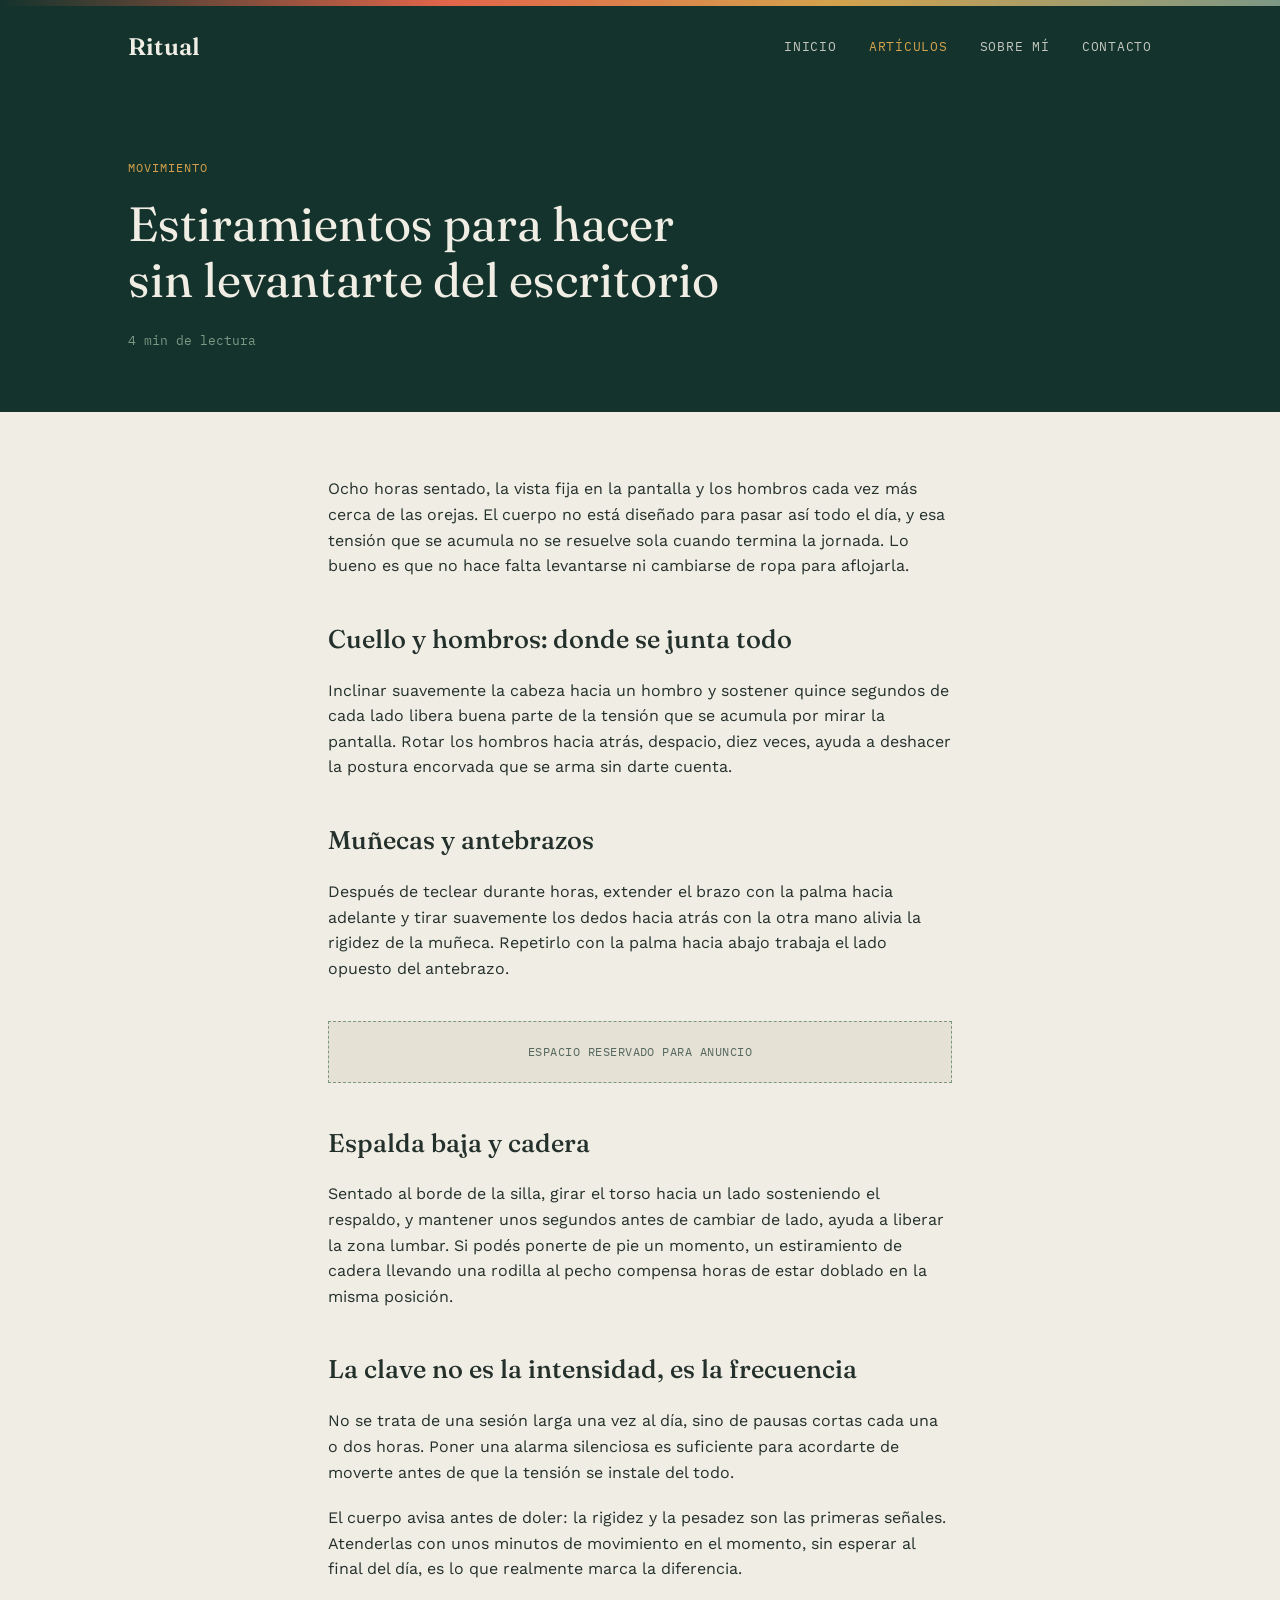
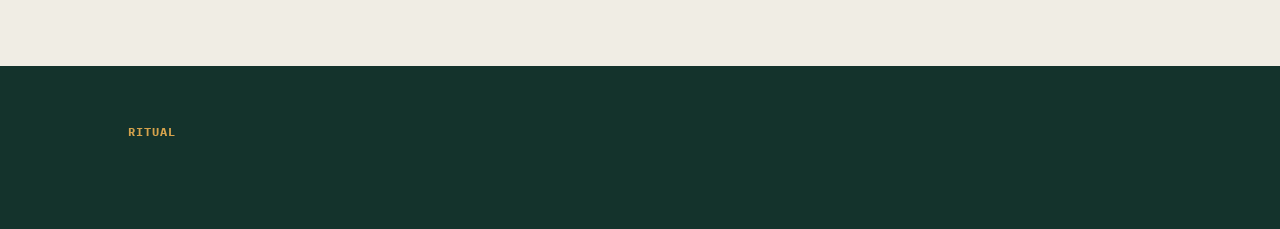
<file: articulos/estiramientos-en-el-trabajo.html>
<!DOCTYPE html>
<html lang="es">
<head>
<meta charset="UTF-8">
<meta name="viewport" content="width=device-width, initial-scale=1.0">
<title>Estiramientos para hacer sin levantarte del escritorio</title>
<meta name="description" content="Una guía simple de estiramientos de pocos minutos para aliviar la tensión de pasar el día sentado frente a la computadora.">
<link rel="stylesheet" href="../styles.css">
</head>
<body>

<div class="horizonte"></div>
<header class="site">
  <div class="wrap">
    <a href="../index.html" class="logo">Ritual</a>
    <nav class="main">
      <a href="../index.html">Inicio</a>
      <a href="../blog.html" class="active">Artículos</a>
      <a href="../sobre-mi.html">Sobre mí</a>
      <a href="../contacto.html">Contacto</a>
    </nav>
  </div>
</header>

<div class="articulo-header">
  <div class="wrap">
    <span class="categoria">Movimiento</span>
    <h1>Estiramientos para hacer sin levantarte del escritorio</h1>
    <span class="meta-articulo">4 min de lectura</span>
  </div>
</div>

<article class="contenido-articulo">
  <p>Ocho horas sentado, la vista fija en la pantalla y los hombros cada vez más cerca de las orejas. El cuerpo no está diseñado para pasar así todo el día, y esa tensión que se acumula no se resuelve sola cuando termina la jornada. Lo bueno es que no hace falta levantarse ni cambiarse de ropa para aflojarla.</p>

  <h2>Cuello y hombros: donde se junta todo</h2>
  <p>Inclinar suavemente la cabeza hacia un hombro y sostener quince segundos de cada lado libera buena parte de la tensión que se acumula por mirar la pantalla. Rotar los hombros hacia atrás, despacio, diez veces, ayuda a deshacer la postura encorvada que se arma sin darte cuenta.</p>

  <h2>Muñecas y antebrazos</h2>
  <p>Después de teclear durante horas, extender el brazo con la palma hacia adelante y tirar suavemente los dedos hacia atrás con la otra mano alivia la rigidez de la muñeca. Repetirlo con la palma hacia abajo trabaja el lado opuesto del antebrazo.</p>

  <div class="aviso-anuncio">Espacio reservado para anuncio</div>

  <h2>Espalda baja y cadera</h2>
  <p>Sentado al borde de la silla, girar el torso hacia un lado sosteniendo el respaldo, y mantener unos segundos antes de cambiar de lado, ayuda a liberar la zona lumbar. Si podés ponerte de pie un momento, un estiramiento de cadera llevando una rodilla al pecho compensa horas de estar doblado en la misma posición.</p>

  <h2>La clave no es la intensidad, es la frecuencia</h2>
  <p>No se trata de una sesión larga una vez al día, sino de pausas cortas cada una o dos horas. Poner una alarma silenciosa es suficiente para acordarte de moverte antes de que la tensión se instale del todo.</p>

  <p>El cuerpo avisa antes de doler: la rigidez y la pesadez son las primeras señales. Atenderlas con unos minutos de movimiento en el momento, sin esperar al final del día, es lo que realmente marca la diferencia.</p>
</article>

<footer class="site">
  <div class="wrap">
    <div class="foot-grid">
      <div>
        <h4>Ritual</h4>
      </div>
    </div>
  </div>
</footer>

</body>
</html>
</file>
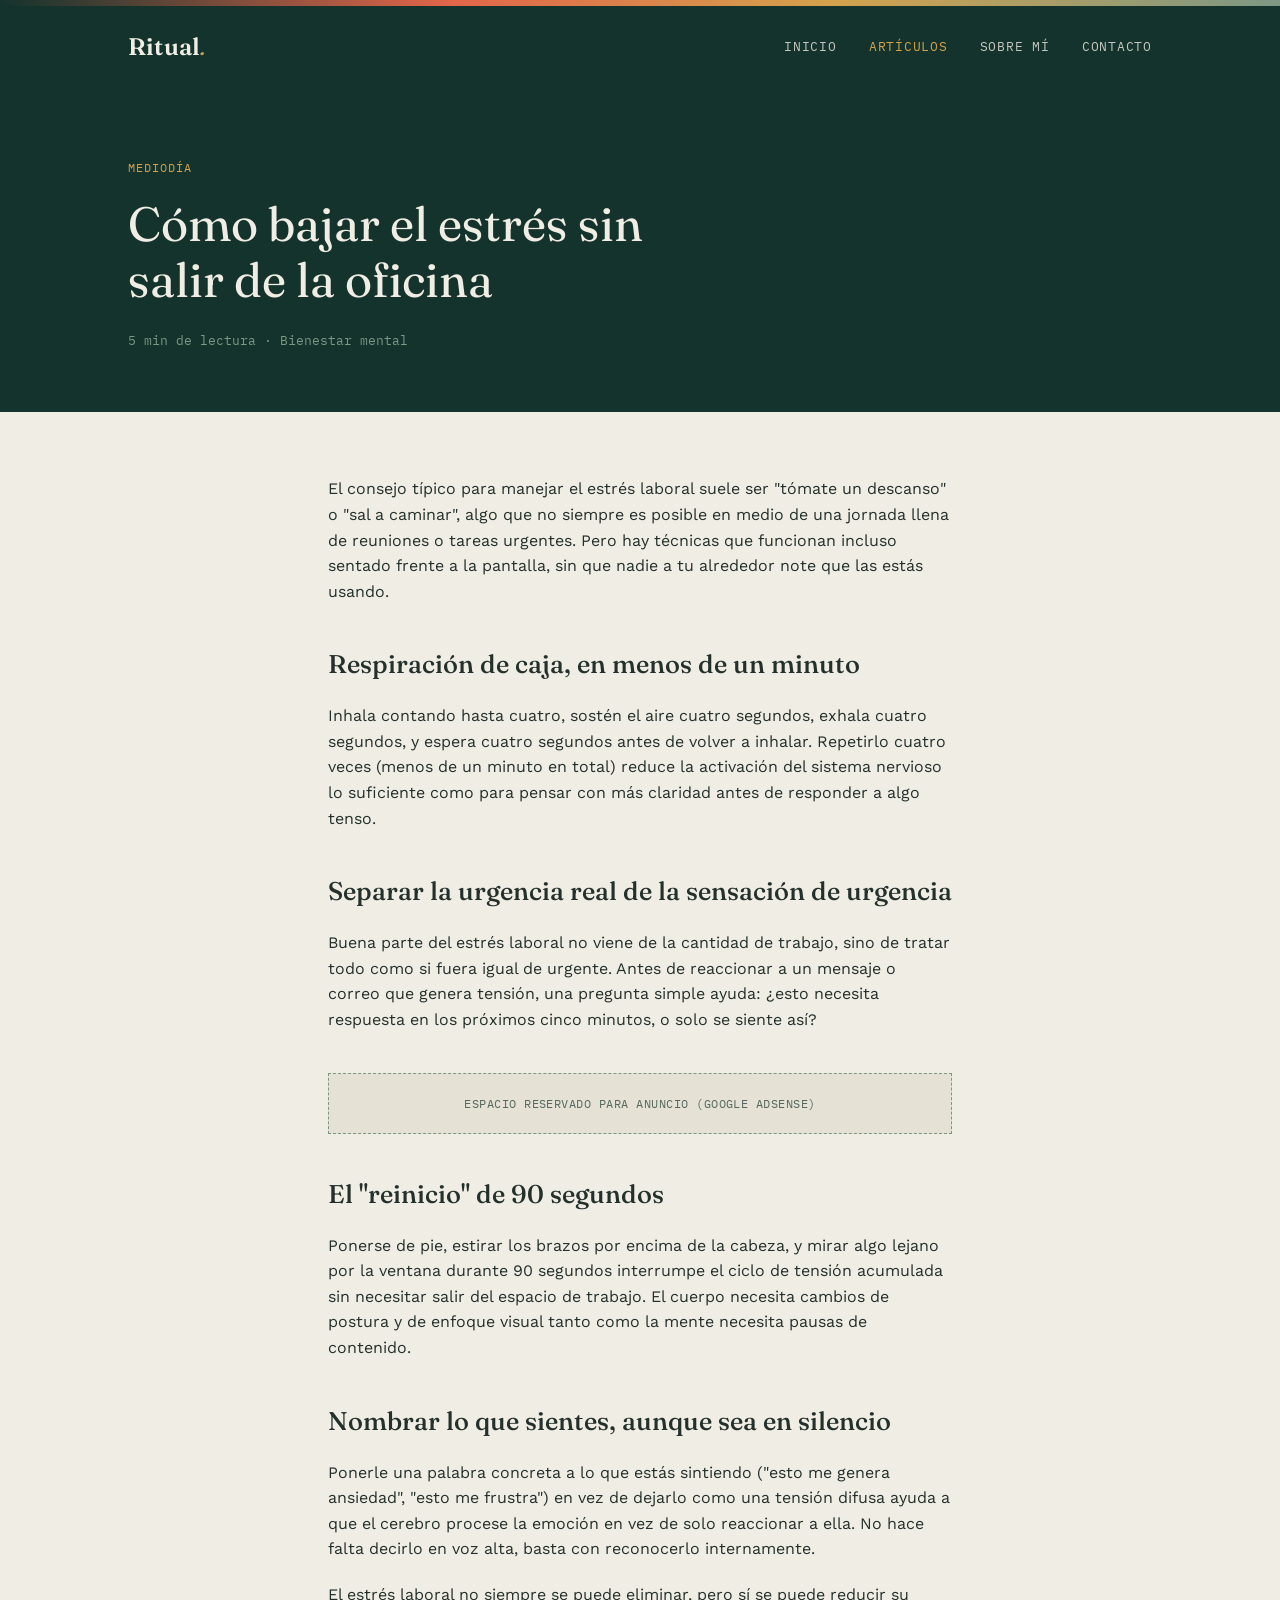
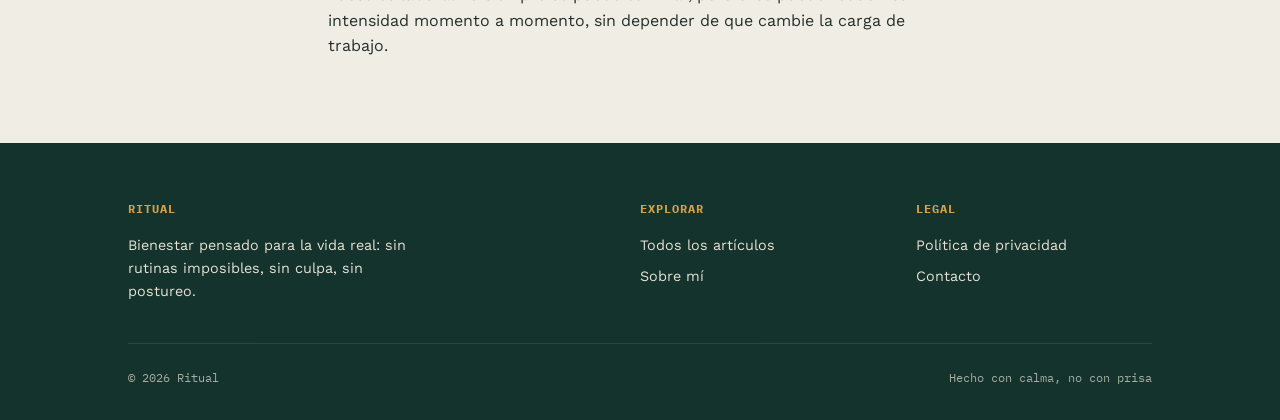
<file: articulos/manejar-estres-trabajo.html>
<!DOCTYPE html>
<html lang="es">
<head>
<meta charset="UTF-8">
<meta name="viewport" content="width=device-width, initial-scale=1.0">
<title>Cómo bajar el estrés sin salir de la oficina — Ritual</title>
<meta name="description" content="Técnicas rápidas para manejar el estrés laboral en medio de la jornada, sin necesitar un día libre.">
<link rel="stylesheet" href="../styles.css">
</head>
<body>

<div class="horizonte"></div>
<header class="site">
  <div class="wrap">
    <a href="../index.html" class="logo">Ritual<span>.</span></a>
    <nav class="main">
      <a href="../index.html">Inicio</a>
      <a href="../blog.html" class="active">Artículos</a>
      <a href="../sobre-mi.html">Sobre mí</a>
      <a href="../contacto.html">Contacto</a>
    </nav>
  </div>
</header>

<div class="articulo-header">
  <div class="wrap">
    <span class="categoria">Mediodía</span>
    <h1>Cómo bajar el estrés sin salir de la oficina</h1>
    <span class="meta-articulo">5 min de lectura · Bienestar mental</span>
  </div>
</div>

<article class="contenido-articulo">
  <p>El consejo típico para manejar el estrés laboral suele ser "tómate un descanso" o "sal a caminar", algo que no siempre es posible en medio de una jornada llena de reuniones o tareas urgentes. Pero hay técnicas que funcionan incluso sentado frente a la pantalla, sin que nadie a tu alrededor note que las estás usando.</p>

  <h2>Respiración de caja, en menos de un minuto</h2>
  <p>Inhala contando hasta cuatro, sostén el aire cuatro segundos, exhala cuatro segundos, y espera cuatro segundos antes de volver a inhalar. Repetirlo cuatro veces (menos de un minuto en total) reduce la activación del sistema nervioso lo suficiente como para pensar con más claridad antes de responder a algo tenso.</p>

  <h2>Separar la urgencia real de la sensación de urgencia</h2>
  <p>Buena parte del estrés laboral no viene de la cantidad de trabajo, sino de tratar todo como si fuera igual de urgente. Antes de reaccionar a un mensaje o correo que genera tensión, una pregunta simple ayuda: ¿esto necesita respuesta en los próximos cinco minutos, o solo se siente así?</p>

  <div class="aviso-anuncio">Espacio reservado para anuncio (Google AdSense)</div>

  <h2>El "reinicio" de 90 segundos</h2>
  <p>Ponerse de pie, estirar los brazos por encima de la cabeza, y mirar algo lejano por la ventana durante 90 segundos interrumpe el ciclo de tensión acumulada sin necesitar salir del espacio de trabajo. El cuerpo necesita cambios de postura y de enfoque visual tanto como la mente necesita pausas de contenido.</p>

  <h2>Nombrar lo que sientes, aunque sea en silencio</h2>
  <p>Ponerle una palabra concreta a lo que estás sintiendo ("esto me genera ansiedad", "esto me frustra") en vez de dejarlo como una tensión difusa ayuda a que el cerebro procese la emoción en vez de solo reaccionar a ella. No hace falta decirlo en voz alta, basta con reconocerlo internamente.</p>

  <p>El estrés laboral no siempre se puede eliminar, pero sí se puede reducir su intensidad momento a momento, sin depender de que cambie la carga de trabajo.</p>
</article>

<footer class="site">
  <div class="wrap">
    <div class="foot-grid">
      <div>
        <h4>Ritual</h4>
        <p style="max-width: 32ch; font-size: 0.9rem;">Bienestar pensado para la vida real: sin rutinas imposibles, sin culpa, sin postureo.</p>
      </div>
      <div>
        <h4>Explorar</h4>
        <ul>
          <li><a href="../blog.html">Todos los artículos</a></li>
          <li><a href="../sobre-mi.html">Sobre mí</a></li>
        </ul>
      </div>
      <div>
        <h4>Legal</h4>
        <ul>
          <li><a href="../privacidad.html">Política de privacidad</a></li>
          <li><a href="../contacto.html">Contacto</a></li>
        </ul>
      </div>
    </div>
    <div class="foot-bottom">
      <span>© 2026 Ritual</span>
      <span>Hecho con calma, no con prisa</span>
    </div>
  </div>
</footer>

</body>
</html>
</file>
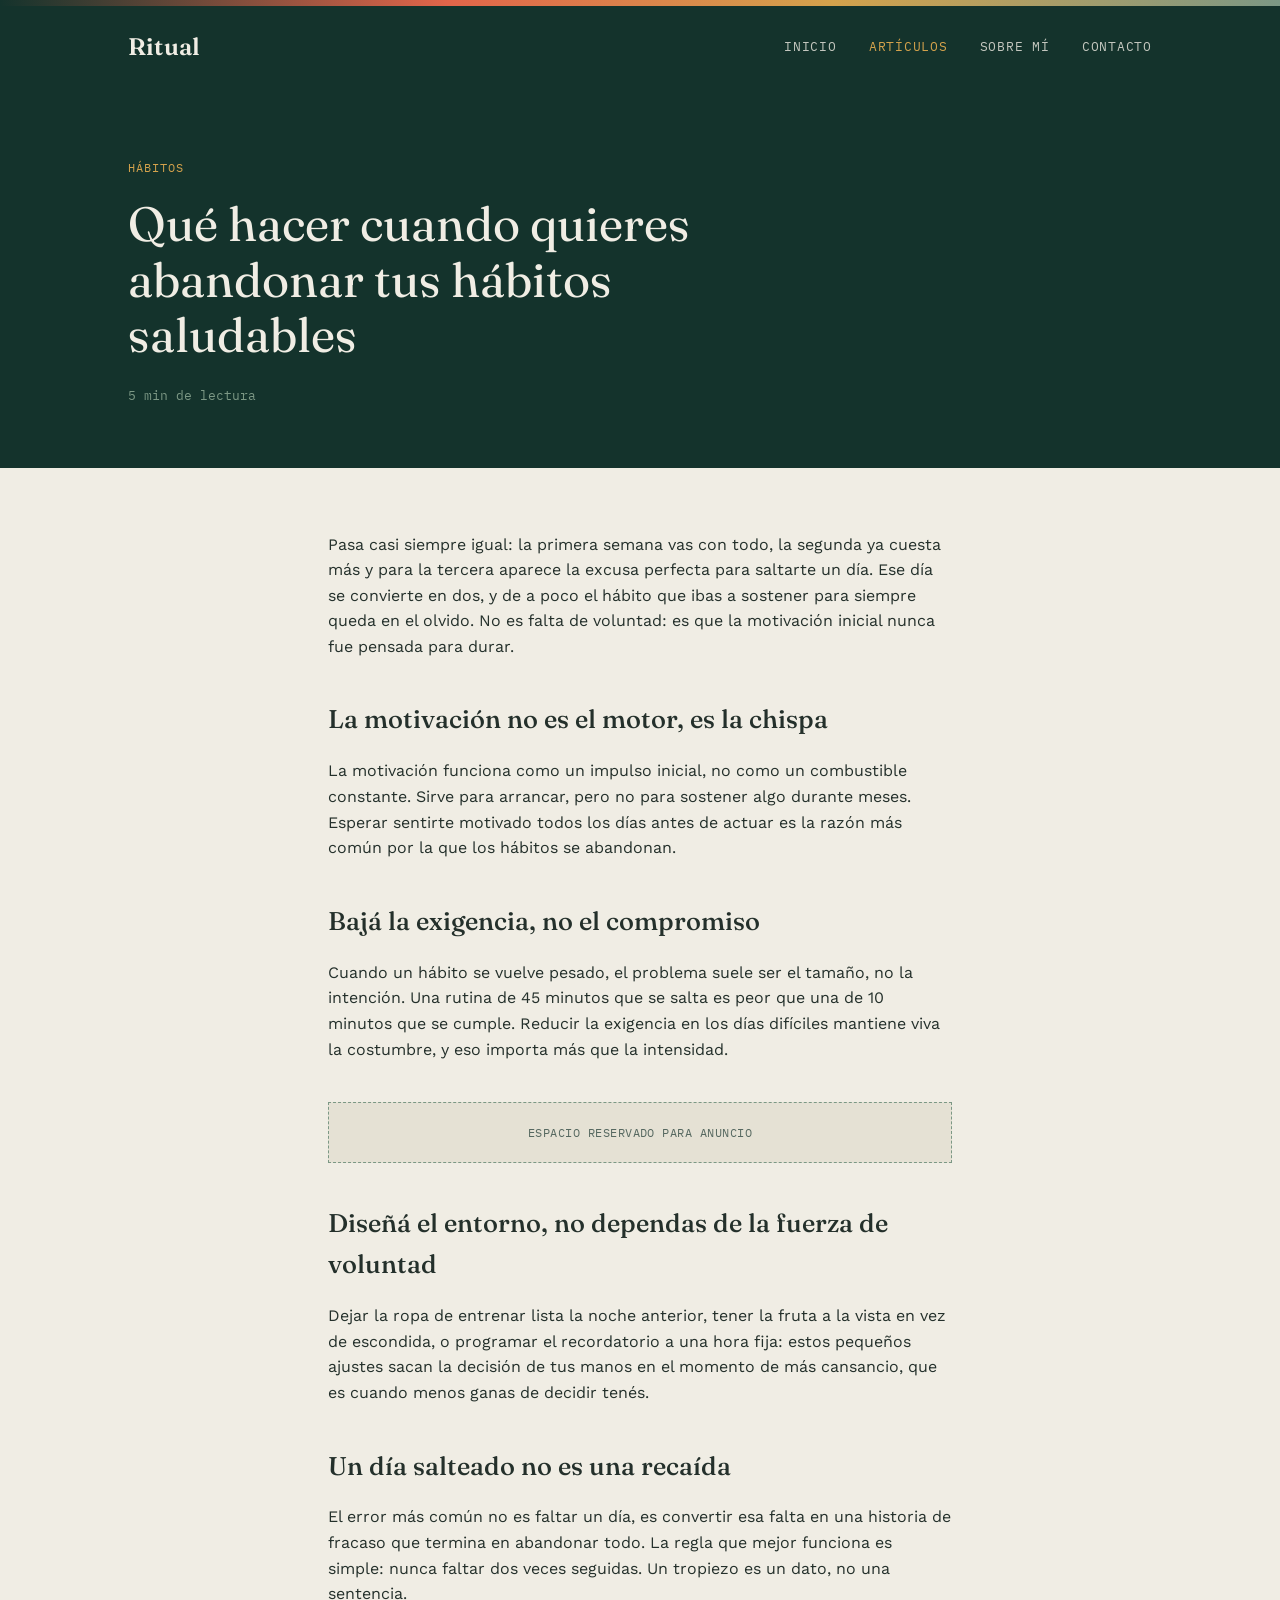
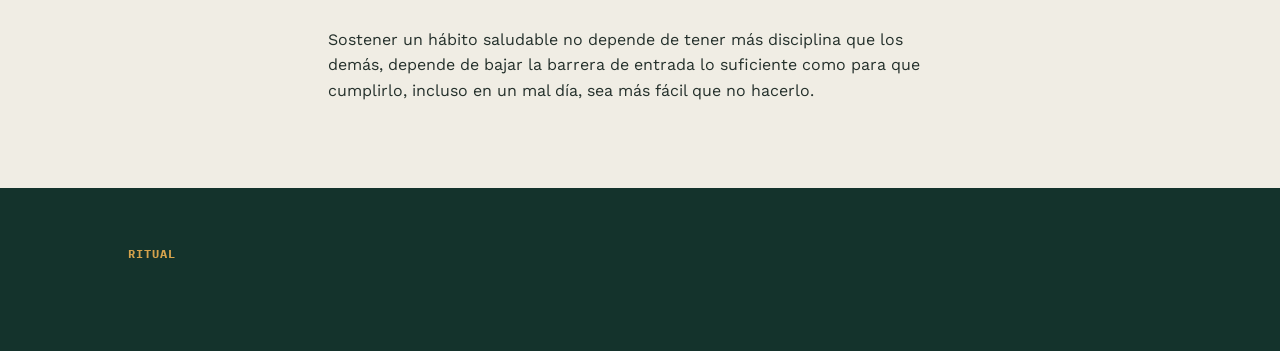
<file: articulos/motivacion-habitos-saludables.html>
<!DOCTYPE html>
<html lang="es">
<head>
<meta charset="UTF-8">
<meta name="viewport" content="width=device-width, initial-scale=1.0">
<title>Qué hacer cuando quieres abandonar tus hábitos saludables</title>
<meta name="description" content="Por qué la motivación desaparece a los pocos días y qué hacer para sostener un hábito saludable aunque no tengas ganas.">
<link rel="stylesheet" href="../styles.css">
</head>
<body>

<div class="horizonte"></div>
<header class="site">
  <div class="wrap">
    <a href="../index.html" class="logo">Ritual</a>
    <nav class="main">
      <a href="../index.html">Inicio</a>
      <a href="../blog.html" class="active">Artículos</a>
      <a href="../sobre-mi.html">Sobre mí</a>
      <a href="../contacto.html">Contacto</a>
    </nav>
  </div>
</header>

<div class="articulo-header">
  <div class="wrap">
    <span class="categoria">Hábitos</span>
    <h1>Qué hacer cuando quieres abandonar tus hábitos saludables</h1>
    <span class="meta-articulo">5 min de lectura</span>
  </div>
</div>

<article class="contenido-articulo">
  <p>Pasa casi siempre igual: la primera semana vas con todo, la segunda ya cuesta más y para la tercera aparece la excusa perfecta para saltarte un día. Ese día se convierte en dos, y de a poco el hábito que ibas a sostener para siempre queda en el olvido. No es falta de voluntad: es que la motivación inicial nunca fue pensada para durar.</p>

  <h2>La motivación no es el motor, es la chispa</h2>
  <p>La motivación funciona como un impulso inicial, no como un combustible constante. Sirve para arrancar, pero no para sostener algo durante meses. Esperar sentirte motivado todos los días antes de actuar es la razón más común por la que los hábitos se abandonan.</p>

  <h2>Bajá la exigencia, no el compromiso</h2>
  <p>Cuando un hábito se vuelve pesado, el problema suele ser el tamaño, no la intención. Una rutina de 45 minutos que se salta es peor que una de 10 minutos que se cumple. Reducir la exigencia en los días difíciles mantiene viva la costumbre, y eso importa más que la intensidad.</p>

  <div class="aviso-anuncio">Espacio reservado para anuncio</div>

  <h2>Diseñá el entorno, no dependas de la fuerza de voluntad</h2>
  <p>Dejar la ropa de entrenar lista la noche anterior, tener la fruta a la vista en vez de escondida, o programar el recordatorio a una hora fija: estos pequeños ajustes sacan la decisión de tus manos en el momento de más cansancio, que es cuando menos ganas de decidir tenés.</p>

  <h2>Un día salteado no es una recaída</h2>
  <p>El error más común no es faltar un día, es convertir esa falta en una historia de fracaso que termina en abandonar todo. La regla que mejor funciona es simple: nunca faltar dos veces seguidas. Un tropiezo es un dato, no una sentencia.</p>

  <p>Sostener un hábito saludable no depende de tener más disciplina que los demás, depende de bajar la barrera de entrada lo suficiente como para que cumplirlo, incluso en un mal día, sea más fácil que no hacerlo.</p>
</article>

<footer class="site">
  <div class="wrap">
    <div class="foot-grid">
      <div>
        <h4>Ritual</h4>
      </div>
    </div>
  </div>
</footer>

</body>
</html>
</file>
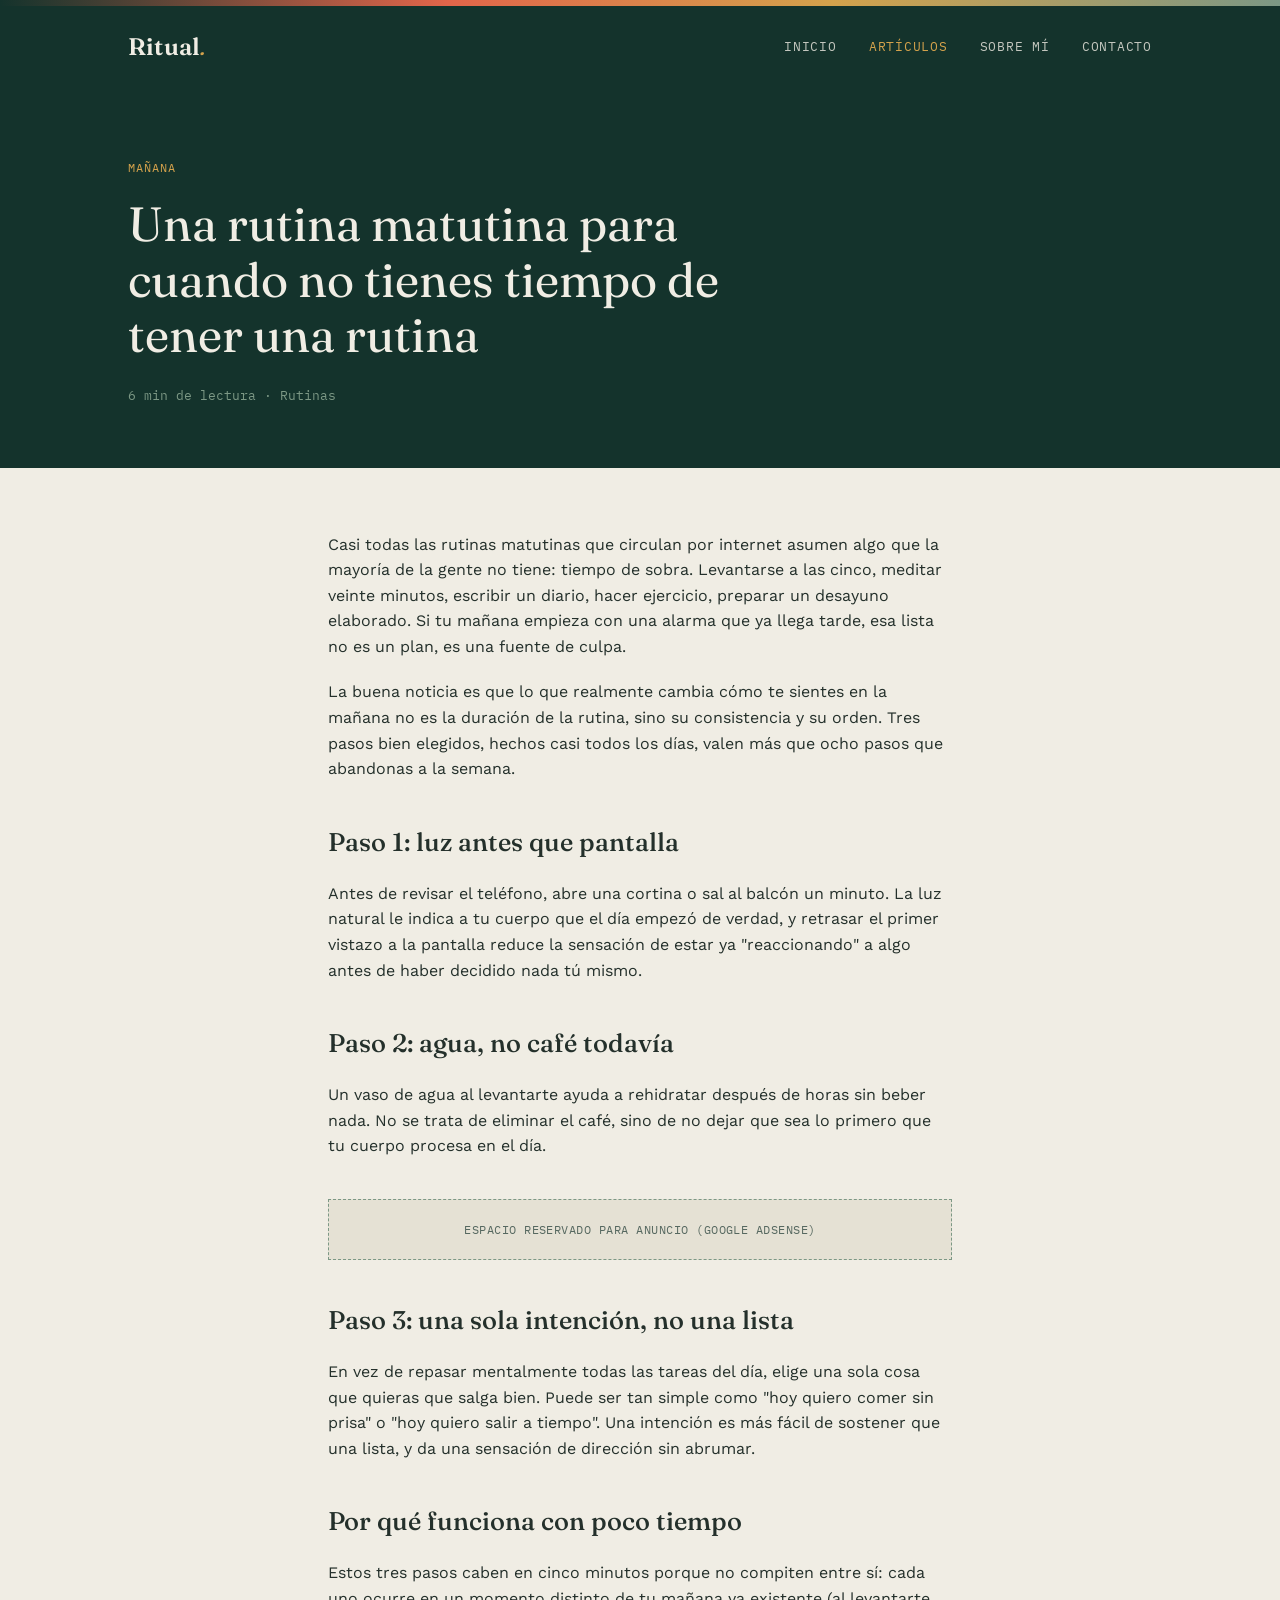
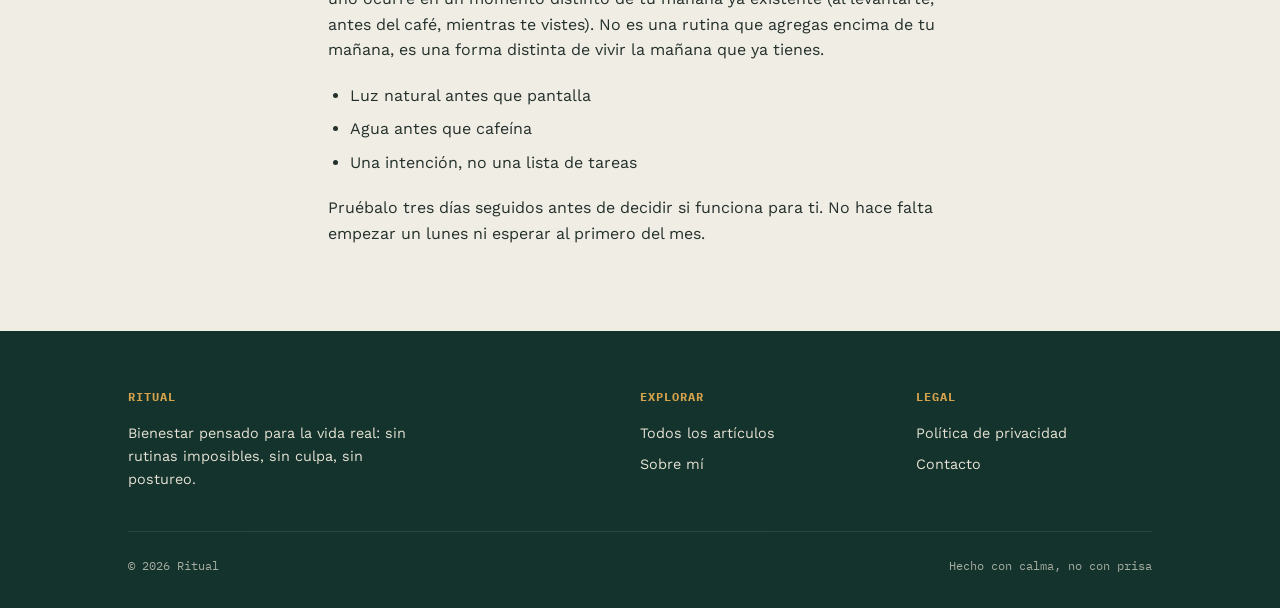
<file: articulos/rutina-manana-sin-tiempo.html>
<!DOCTYPE html>
<html lang="es">
<head>
<meta charset="UTF-8">
<meta name="viewport" content="width=device-width, initial-scale=1.0">
<title>Una rutina matutina para cuando no tienes tiempo — Ritual</title>
<meta name="description" content="Cinco minutos, tres pasos, cero productos milagro para empezar el día sin estrés.">
<link rel="stylesheet" href="../styles.css">
</head>
<body>

<div class="horizonte"></div>
<header class="site">
  <div class="wrap">
    <a href="../index.html" class="logo">Ritual<span>.</span></a>
    <nav class="main">
      <a href="../index.html">Inicio</a>
      <a href="../blog.html" class="active">Artículos</a>
      <a href="../sobre-mi.html">Sobre mí</a>
      <a href="../contacto.html">Contacto</a>
    </nav>
  </div>
</header>

<div class="articulo-header">
  <div class="wrap">
    <span class="categoria">Mañana</span>
    <h1>Una rutina matutina para cuando no tienes tiempo de tener una rutina</h1>
    <span class="meta-articulo">6 min de lectura · Rutinas</span>
  </div>
</div>

<article class="contenido-articulo">
  <p>Casi todas las rutinas matutinas que circulan por internet asumen algo que la mayoría de la gente no tiene: tiempo de sobra. Levantarse a las cinco, meditar veinte minutos, escribir un diario, hacer ejercicio, preparar un desayuno elaborado. Si tu mañana empieza con una alarma que ya llega tarde, esa lista no es un plan, es una fuente de culpa.</p>

  <p>La buena noticia es que lo que realmente cambia cómo te sientes en la mañana no es la duración de la rutina, sino su consistencia y su orden. Tres pasos bien elegidos, hechos casi todos los días, valen más que ocho pasos que abandonas a la semana.</p>

  <h2>Paso 1: luz antes que pantalla</h2>
  <p>Antes de revisar el teléfono, abre una cortina o sal al balcón un minuto. La luz natural le indica a tu cuerpo que el día empezó de verdad, y retrasar el primer vistazo a la pantalla reduce la sensación de estar ya "reaccionando" a algo antes de haber decidido nada tú mismo.</p>

  <h2>Paso 2: agua, no café todavía</h2>
  <p>Un vaso de agua al levantarte ayuda a rehidratar después de horas sin beber nada. No se trata de eliminar el café, sino de no dejar que sea lo primero que tu cuerpo procesa en el día.</p>

  <div class="aviso-anuncio">Espacio reservado para anuncio (Google AdSense)</div>

  <h2>Paso 3: una sola intención, no una lista</h2>
  <p>En vez de repasar mentalmente todas las tareas del día, elige una sola cosa que quieras que salga bien. Puede ser tan simple como "hoy quiero comer sin prisa" o "hoy quiero salir a tiempo". Una intención es más fácil de sostener que una lista, y da una sensación de dirección sin abrumar.</p>

  <h2>Por qué funciona con poco tiempo</h2>
  <p>Estos tres pasos caben en cinco minutos porque no compiten entre sí: cada uno ocurre en un momento distinto de tu mañana ya existente (al levantarte, antes del café, mientras te vistes). No es una rutina que agregas encima de tu mañana, es una forma distinta de vivir la mañana que ya tienes.</p>

  <ul>
    <li>Luz natural antes que pantalla</li>
    <li>Agua antes que cafeína</li>
    <li>Una intención, no una lista de tareas</li>
  </ul>

  <p>Pruébalo tres días seguidos antes de decidir si funciona para ti. No hace falta empezar un lunes ni esperar al primero del mes.</p>
</article>

<footer class="site">
  <div class="wrap">
    <div class="foot-grid">
      <div>
        <h4>Ritual</h4>
        <p style="max-width: 32ch; font-size: 0.9rem;">Bienestar pensado para la vida real: sin rutinas imposibles, sin culpa, sin postureo.</p>
      </div>
      <div>
        <h4>Explorar</h4>
        <ul>
          <li><a href="../blog.html">Todos los artículos</a></li>
          <li><a href="../sobre-mi.html">Sobre mí</a></li>
        </ul>
      </div>
      <div>
        <h4>Legal</h4>
        <ul>
          <li><a href="../privacidad.html">Política de privacidad</a></li>
          <li><a href="../contacto.html">Contacto</a></li>
        </ul>
      </div>
    </div>
    <div class="foot-bottom">
      <span>© 2026 Ritual</span>
      <span>Hecho con calma, no con prisa</span>
    </div>
  </div>
</footer>

</body>
</html>
</file>
<file: styles.css>
/* ============================================
   Ritual — sistema de diseño
   Paleta: tinta (#14332C), papel (#F0EDE4),
   ámbar (#D4A24C), salvia (#7C9885), coral (#E2654A)
   ============================================ */

@import url('https://fonts.googleapis.com/css2?family=Fraunces:ital,opsz,wght@0,9..144,300;0,9..144,400;0,9..144,600;1,9..144,400&family=Work+Sans:wght@300;400;500;600&family=IBM+Plex+Mono:wght@400;500&display=swap');

:root {
  --ink: #14332C;
  --ink-soft: #1E4339;
  --paper: #F0EDE4;
  --paper-dim: #E5E1D4;
  --amber: #D4A24C;
  --sage: #7C9885;
  --coral: #E2654A;
  --text: #24302B;
  --text-soft: #566860;

  --serif: 'Fraunces', Georgia, serif;
  --sans: 'Work Sans', -apple-system, sans-serif;
  --mono: 'IBM Plex Mono', monospace;
}

* { box-sizing: border-box; margin: 0; padding: 0; }

html { scroll-behavior: smooth; }

body {
  font-family: var(--sans);
  background: var(--paper);
  color: var(--text);
  line-height: 1.6;
  -webkit-font-smoothing: antialiased;
}

a { color: inherit; text-decoration: none; }

img { max-width: 100%; display: block; }

.wrap {
  max-width: 1080px;
  margin: 0 auto;
  padding: 0 28px;
}

/* --- Horizonte: elemento firma, franja de degradado que
   representa el ritmo del día (amanecer > día > calma) --- */
.horizonte {
  height: 6px;
  width: 100%;
  background: linear-gradient(90deg, var(--ink) 0%, var(--coral) 35%, var(--amber) 65%, var(--sage) 100%);
}

/* --- Header --- */
header.site {
  background: var(--ink);
  color: var(--paper);
  padding: 22px 0;
}

header.site .wrap {
  display: flex;
  align-items: center;
  justify-content: space-between;
}

.logo {
  font-family: var(--serif);
  font-size: 1.5rem;
  font-weight: 600;
  letter-spacing: 0.01em;
}

.logo span { color: var(--amber); font-style: italic; font-weight: 400; }

nav.main { display: flex; gap: 32px; }

nav.main a {
  font-family: var(--mono);
  font-size: 0.8rem;
  letter-spacing: 0.06em;
  text-transform: uppercase;
  color: var(--paper);
  opacity: 0.8;
  transition: opacity 0.2s;
}

nav.main a:hover, nav.main a.active { opacity: 1; color: var(--amber); }

/* --- Hero --- */
.hero {
  background: var(--ink);
  color: var(--paper);
  padding: 90px 0 100px;
  position: relative;
  overflow: hidden;
}

.hero::before {
  content: '';
  position: absolute;
  right: -10%;
  top: -20%;
  width: 500px;
  height: 500px;
  border-radius: 50%;
  background: radial-gradient(circle, rgba(212,162,76,0.25) 0%, rgba(212,162,76,0) 70%);
}

.eyebrow {
  font-family: var(--mono);
  font-size: 0.8rem;
  text-transform: uppercase;
  letter-spacing: 0.12em;
  color: var(--sage);
  display: block;
  margin-bottom: 20px;
}

.hero h1 {
  font-family: var(--serif);
  font-weight: 400;
  font-size: clamp(2.4rem, 5vw, 4rem);
  line-height: 1.08;
  max-width: 14ch;
  margin-bottom: 28px;
}

.hero h1 em {
  color: var(--amber);
  font-style: italic;
  font-weight: 400;
}

.hero p.lede {
  font-size: 1.15rem;
  color: var(--paper-dim);
  max-width: 46ch;
  margin-bottom: 36px;
}

.btn {
  display: inline-block;
  font-family: var(--mono);
  font-size: 0.85rem;
  letter-spacing: 0.04em;
  text-transform: uppercase;
  padding: 14px 28px;
  border: 1px solid var(--amber);
  color: var(--amber);
  transition: all 0.2s ease;
}

.btn:hover { background: var(--amber); color: var(--ink); }

.btn.solid {
  background: var(--amber);
  color: var(--ink);
  border-color: var(--amber);
}

.btn.solid:hover { background: var(--coral); border-color: var(--coral); color: var(--paper); }

/* --- Section shell --- */
section { padding: 84px 0; }

.section-head {
  display: flex;
  justify-content: space-between;
  align-items: flex-end;
  margin-bottom: 48px;
  gap: 24px;
}

.section-head h2 {
  font-family: var(--serif);
  font-weight: 400;
  font-size: clamp(1.8rem, 3vw, 2.4rem);
}

.section-head p {
  color: var(--text-soft);
  max-width: 34ch;
  font-size: 0.95rem;
}

/* --- Pilares (rutina del día) --- */
.pilares {
  display: grid;
  grid-template-columns: repeat(3, 1fr);
  gap: 1px;
  background: var(--text);
  border: 1px solid var(--text);
}

.pilar {
  background: var(--paper);
  padding: 40px 32px;
}

.pilar .momento {
  font-family: var(--mono);
  font-size: 0.75rem;
  text-transform: uppercase;
  letter-spacing: 0.1em;
  color: var(--coral);
  display: block;
  margin-bottom: 18px;
}

.pilar h3 {
  font-family: var(--serif);
  font-size: 1.4rem;
  font-weight: 500;
  margin-bottom: 14px;
}

.pilar p { color: var(--text-soft); font-size: 0.95rem; }

/* --- Artículos / blog --- */
.articulos-grid {
  display: grid;
  grid-template-columns: repeat(auto-fit, minmax(280px, 1fr));
  gap: 40px;
}

.tarjeta-articulo { display: flex; flex-direction: column; }

.tarjeta-articulo .categoria {
  font-family: var(--mono);
  font-size: 0.72rem;
  text-transform: uppercase;
  letter-spacing: 0.08em;
  color: var(--sage);
  margin-bottom: 12px;
}

.tarjeta-articulo h3 {
  font-family: var(--serif);
  font-size: 1.35rem;
  font-weight: 500;
  margin-bottom: 12px;
  line-height: 1.25;
}

.tarjeta-articulo p {
  color: var(--text-soft);
  font-size: 0.95rem;
  margin-bottom: 16px;
  flex-grow: 1;
}

.tarjeta-articulo .leer {
  font-family: var(--mono);
  font-size: 0.8rem;
  color: var(--coral);
  letter-spacing: 0.03em;
}

.tarjeta-articulo .leer::after { content: ' →'; }

/* --- Newsletter / CTA banda --- */
.banda-cta {
  background: var(--sage);
  color: var(--ink);
  padding: 64px 0;
}

.banda-cta .wrap {
  display: flex;
  justify-content: space-between;
  align-items: center;
  gap: 24px;
  flex-wrap: wrap;
}

.banda-cta h2 {
  font-family: var(--serif);
  font-weight: 400;
  font-size: 1.8rem;
  max-width: 20ch;
}

/* --- Footer --- */
footer.site {
  background: var(--ink);
  color: var(--paper-dim);
  padding: 56px 0 32px;
}

footer.site .foot-grid {
  display: grid;
  grid-template-columns: 2fr 1fr 1fr;
  gap: 40px;
  margin-bottom: 40px;
}

footer.site h4 {
  font-family: var(--mono);
  font-size: 0.75rem;
  text-transform: uppercase;
  letter-spacing: 0.08em;
  color: var(--amber);
  margin-bottom: 16px;
}

footer.site ul { list-style: none; }
footer.site li { margin-bottom: 8px; font-size: 0.9rem; }
footer.site li a:hover { color: var(--amber); }

.foot-bottom {
  border-top: 1px solid rgba(240,237,228,0.15);
  padding-top: 24px;
  font-family: var(--mono);
  font-size: 0.78rem;
  color: var(--paper-dim);
  opacity: 0.7;
  display: flex;
  justify-content: space-between;
  flex-wrap: wrap;
  gap: 12px;
}

/* --- Página de artículo --- */
.articulo-header {
  background: var(--ink);
  color: var(--paper);
  padding: 70px 0 60px;
}

.articulo-header .categoria {
  font-family: var(--mono);
  font-size: 0.78rem;
  text-transform: uppercase;
  letter-spacing: 0.08em;
  color: var(--amber);
  margin-bottom: 18px;
  display: block;
}

.articulo-header h1 {
  font-family: var(--serif);
  font-weight: 400;
  font-size: clamp(2rem, 4vw, 3rem);
  max-width: 20ch;
  line-height: 1.15;
  margin-bottom: 20px;
}

.meta-articulo {
  font-family: var(--mono);
  font-size: 0.82rem;
  color: var(--sage);
}

.contenido-articulo {
  max-width: 680px;
  margin: 0 auto;
  padding: 64px 28px;
}

.contenido-articulo h2 {
  font-family: var(--serif);
  font-size: 1.6rem;
  font-weight: 500;
  margin: 40px 0 18px;
}

.contenido-articulo p { margin-bottom: 20px; color: var(--text); }

.contenido-articulo ul { margin: 0 0 20px 22px; }
.contenido-articulo li { margin-bottom: 8px; }

.aviso-anuncio {
  background: var(--paper-dim);
  border: 1px dashed var(--sage);
  padding: 20px;
  text-align: center;
  font-family: var(--mono);
  font-size: 0.75rem;
  color: var(--text-soft);
  letter-spacing: 0.04em;
  text-transform: uppercase;
  margin: 40px 0;
}

/* --- Páginas simples (sobre mí, contacto, privacidad) --- */
.pagina-simple {
  max-width: 720px;
  margin: 0 auto;
  padding: 80px 28px 100px;
}

.pagina-simple h1 {
  font-family: var(--serif);
  font-weight: 400;
  font-size: clamp(2rem, 4vw, 2.8rem);
  margin-bottom: 28px;
}

.pagina-simple h2 {
  font-family: var(--serif);
  font-size: 1.3rem;
  font-weight: 500;
  margin: 32px 0 14px;
}

.pagina-simple p { margin-bottom: 18px; color: var(--text); }

.formulario { margin-top: 32px; display: flex; flex-direction: column; gap: 18px; max-width: 480px; }

.formulario label {
  font-family: var(--mono);
  font-size: 0.78rem;
  text-transform: uppercase;
  letter-spacing: 0.05em;
  margin-bottom: 6px;
  display: block;
  color: var(--text-soft);
}

.formulario input, .formulario textarea {
  width: 100%;
  padding: 12px 14px;
  border: 1px solid var(--text-soft);
  background: var(--paper);
  font-family: var(--sans);
  font-size: 0.95rem;
  color: var(--text);
}

.formulario input:focus, .formulario textarea:focus {
  outline: 2px solid var(--coral);
  outline-offset: 2px;
}

/* --- Responsive --- */
@media (max-width: 760px) {
  nav.main { display: none; }
  .pilares { grid-template-columns: 1fr; }
  footer.site .foot-grid { grid-template-columns: 1fr; gap: 28px; }
  .banda-cta .wrap { flex-direction: column; align-items: flex-start; }
}

@media (prefers-reduced-motion: reduce) {
  html { scroll-behavior: auto; }
  * { transition: none !important; }
}

:focus-visible { outline: 2px solid var(--coral); outline-offset: 2px; }
</file>
